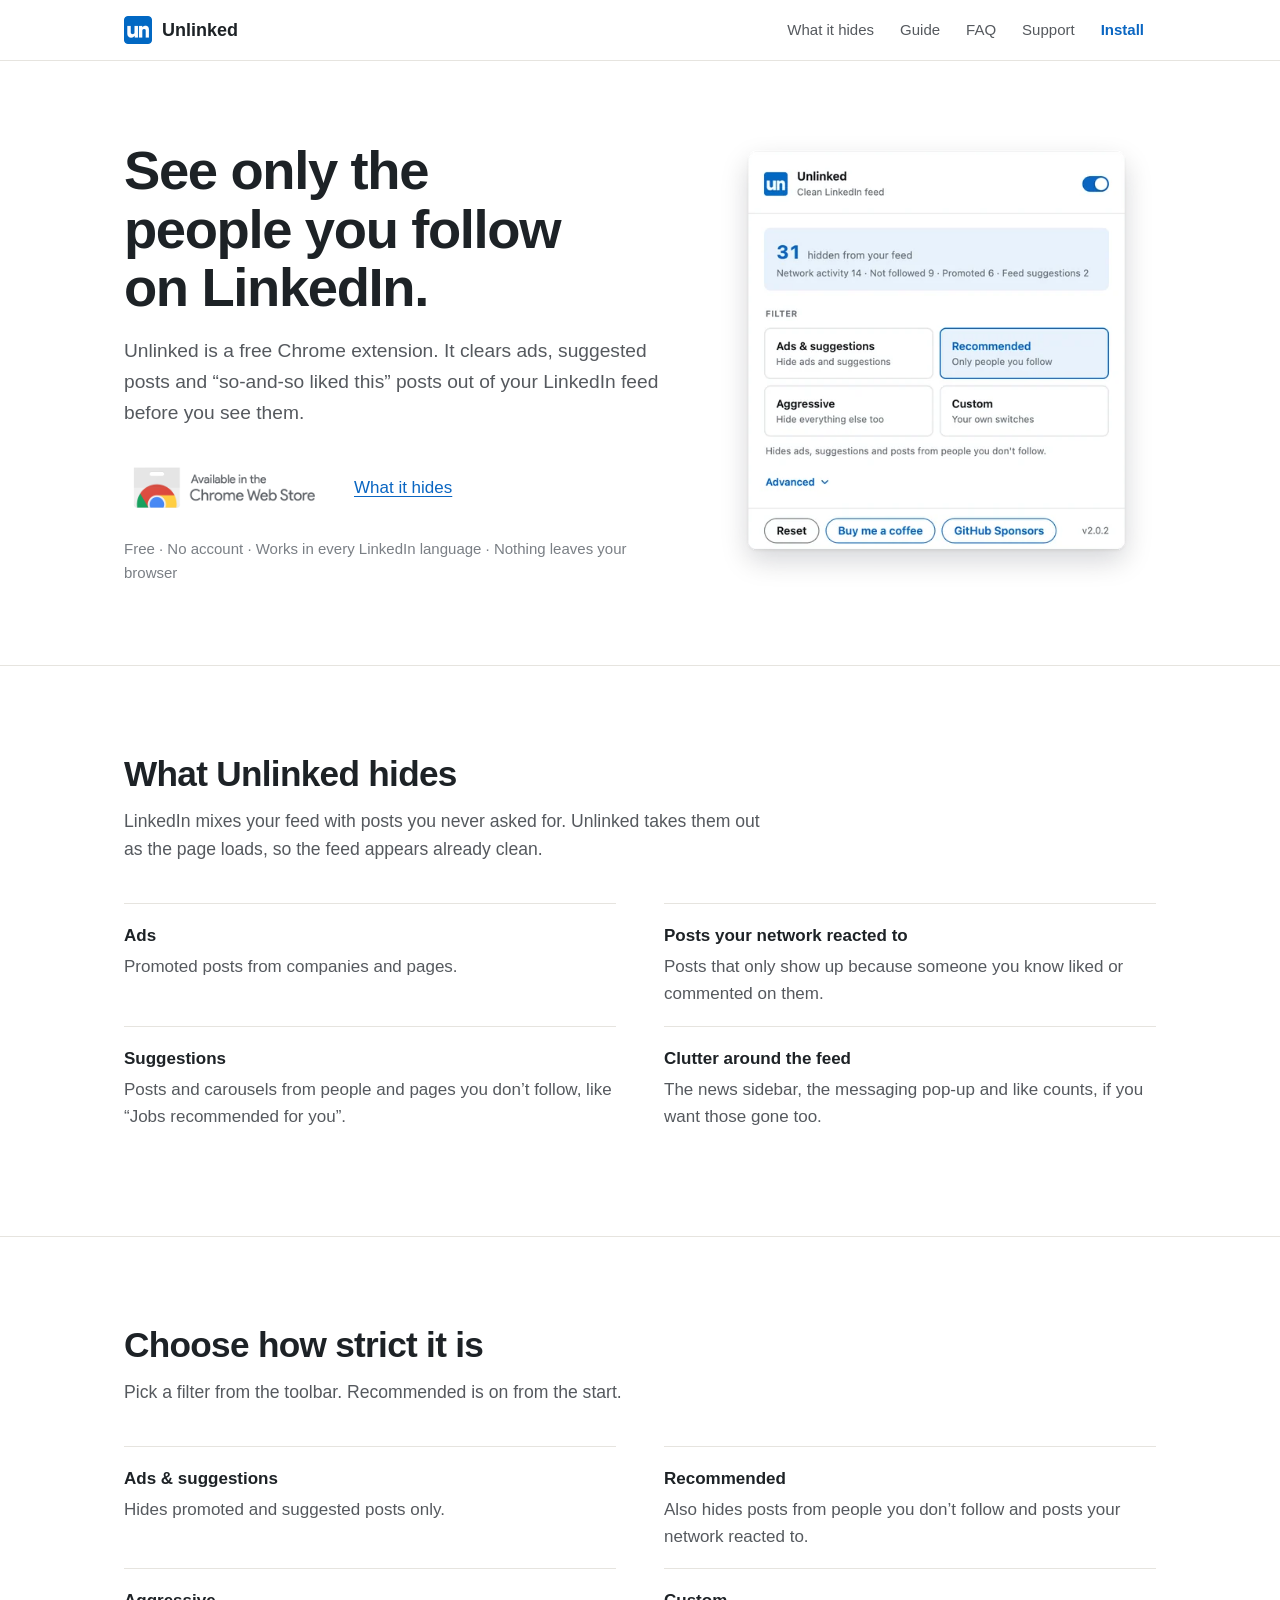
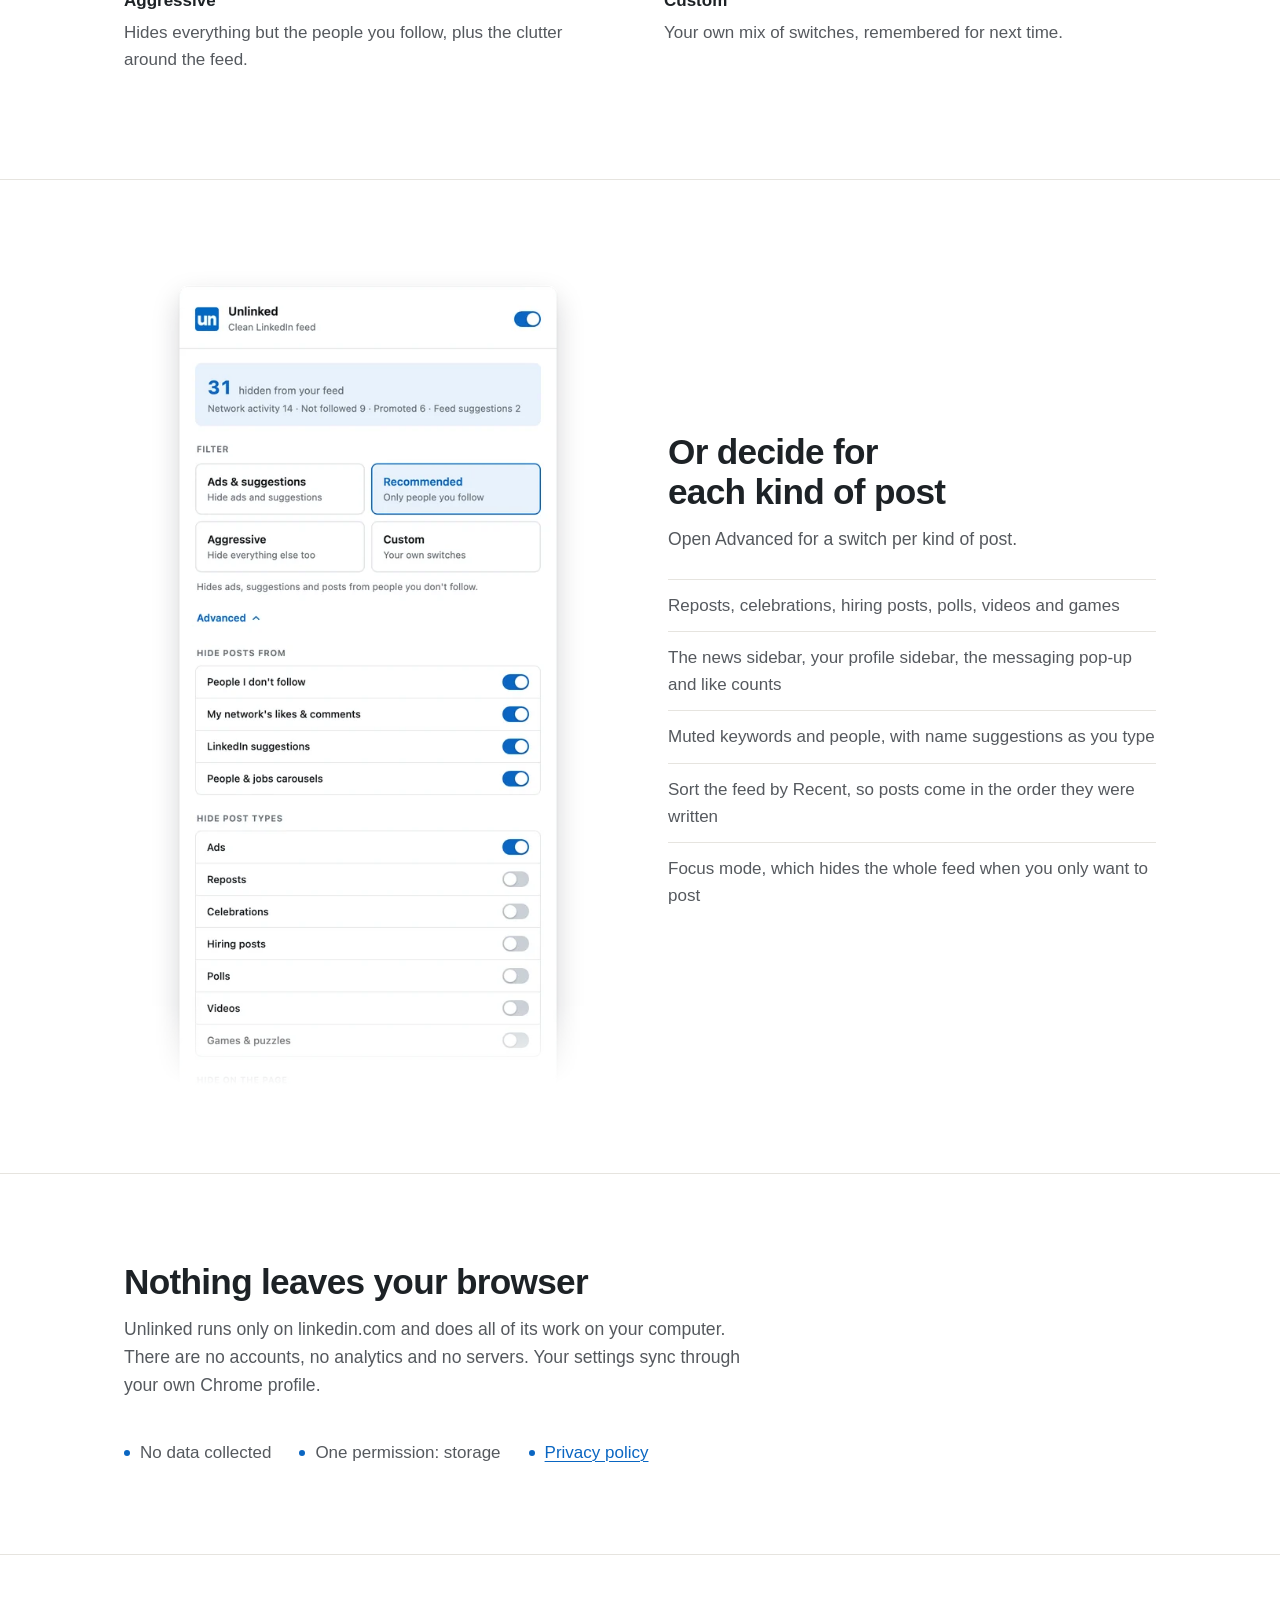
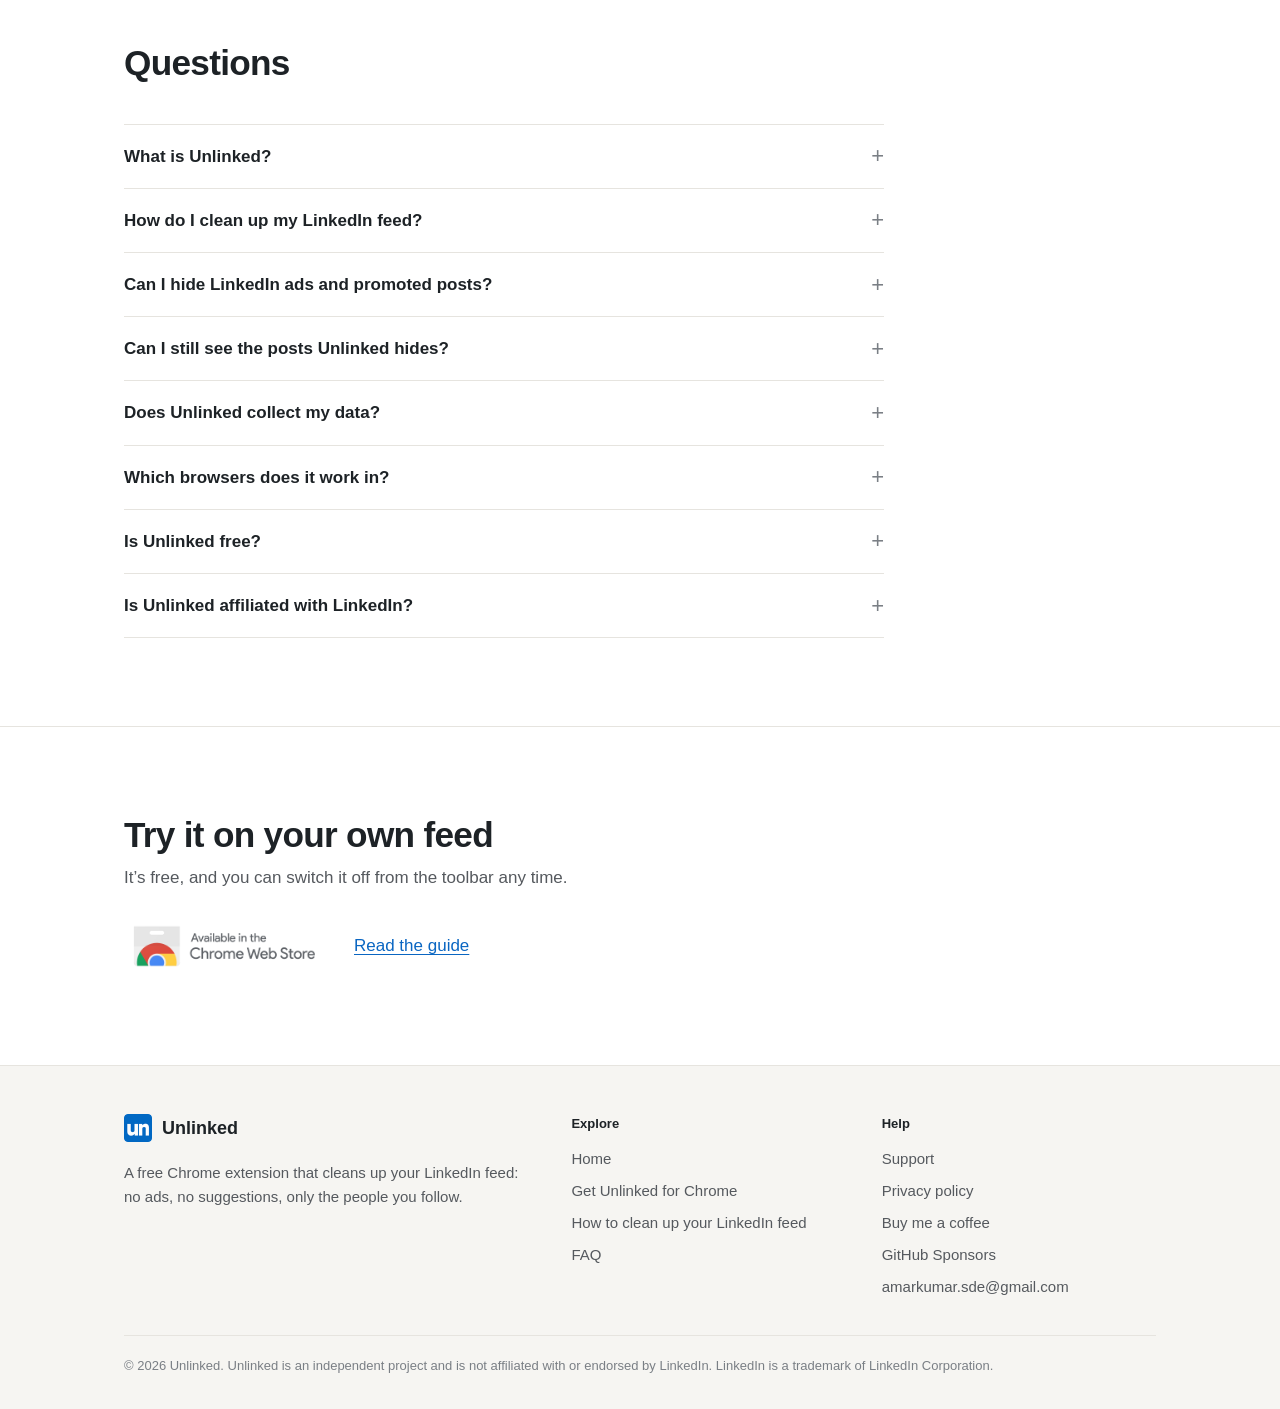
<file: index.html>
<!doctype html>
<html lang="en">
<head>
<meta charset="utf-8">
<meta name="viewport" content="width=device-width,initial-scale=1">
<title>Unlinked: Clean LinkedIn Feed – Hide Ads &amp; Suggested Posts</title>
<meta name="description" content="Unlinked is a free Chrome extension that cleans your LinkedIn feed: hide ads, suggested and “liked by” posts and see only the people you follow.">
<meta name="robots" content="index,follow,max-image-preview:large,max-snippet:-1">
<link rel="canonical" href="https://unlinked.store/">
<meta name="color-scheme" content="light">
<meta name="theme-color" content="#ffffff">
<link rel="icon" href="/favicon.ico" sizes="48x48">
<link rel="icon" type="image/png" sizes="192x192" href="/icon-192.png">
<link rel="apple-touch-icon" href="/apple-touch-icon.png">
<meta name="application-name" content="Unlinked">
<meta name="apple-mobile-web-app-title" content="Unlinked">
<meta property="og:type" content="website">
<meta property="og:site_name" content="Unlinked">
<meta property="og:locale" content="en_US">
<meta property="og:title" content="Unlinked: Clean LinkedIn Feed – Hide Ads &amp; Suggested Posts">
<meta property="og:description" content="Unlinked is a free Chrome extension that cleans your LinkedIn feed: hide ads, suggested and “liked by” posts and see only the people you follow.">
<meta property="og:url" content="https://unlinked.store/">
<meta property="og:image" content="https://unlinked.store/assets/og-image.jpg">
<meta property="og:image:width" content="1200">
<meta property="og:image:height" content="630">
<meta property="og:image:alt" content="The Unlinked popup next to the headline: See only the people you follow on LinkedIn.">
<meta name="twitter:card" content="summary_large_image">
<meta name="twitter:title" content="Unlinked: Clean LinkedIn Feed – Hide Ads &amp; Suggested Posts">
<meta name="twitter:description" content="Unlinked is a free Chrome extension that cleans your LinkedIn feed: hide ads, suggested and “liked by” posts and see only the people you follow.">
<meta name="twitter:image" content="https://unlinked.store/assets/og-image.jpg">
<meta name="twitter:image:alt" content="The Unlinked popup next to the headline: See only the people you follow on LinkedIn.">
<link rel="stylesheet" href="/assets/site.css?v=6">
<script type="application/ld+json">{"@context":"https://schema.org","@graph":[{"@type":"WebSite","@id":"https://unlinked.store/#website","url":"https://unlinked.store/","name":"Unlinked","inLanguage":"en","description":"A free Chrome extension that cleans up your LinkedIn feed."},{"@type":"SoftwareApplication","@id":"https://unlinked.store/#app","name":"Unlinked - Clean LinkedIn Feed","url":"https://unlinked.store/","applicationCategory":"BrowserApplication","operatingSystem":"Chrome","description":"Clean up your LinkedIn feed: see posts from people you follow, without promoted, suggested and other noise.","image":"https://unlinked.store/assets/og-image.jpg","isAccessibleForFree":true,"offers":{"@type":"Offer","price":"0","priceCurrency":"USD"},"installUrl":"https://chromewebstore.google.com/detail/unlinked-clean-linkedin-f/mgeelmoeppnfccegklclehplkkicmcca","downloadUrl":"https://chromewebstore.google.com/detail/unlinked-clean-linkedin-f/mgeelmoeppnfccegklclehplkkicmcca","sameAs":["https://chromewebstore.google.com/detail/unlinked-clean-linkedin-f/mgeelmoeppnfccegklclehplkkicmcca"]},{"@type":"FAQPage","@id":"https://unlinked.store/#faq","mainEntity":[{"@type":"Question","name":"What is Unlinked?","acceptedAnswer":{"@type":"Answer","text":"Unlinked is a free Chrome extension that cleans up your LinkedIn home feed. It hides promoted posts, suggested posts, “liked by” and “commented on” activity and other filler, so the feed shows posts from the people and pages you follow."}},{"@type":"Question","name":"How do I clean up my LinkedIn feed?","acceptedAnswer":{"@type":"Answer","text":"Install Unlinked, open linkedin.com and pick a filter from the toolbar popup. Recommended keeps posts from people you follow, Ads & suggestions is lighter, and Aggressive hides everything else. Under Advanced you can switch individual items on or off."}},{"@type":"Question","name":"Can I hide LinkedIn ads and promoted posts?","acceptedAnswer":{"@type":"Answer","text":"Yes. The Ads & suggestions filter hides promoted posts and LinkedIn’s suggestions, and you can switch ads and suggestions off separately under Advanced."}},{"@type":"Question","name":"Can I still see the posts Unlinked hides?","acceptedAnswer":{"@type":"Answer","text":"Yes. Turn Unlinked off at any time with the switch at the top of the popup. Or, under Advanced, turn on “Show a line where posts were hidden” to get a thin “N posts hidden” line you can click to bring them back."}},{"@type":"Question","name":"Does Unlinked collect my data?","acceptedAnswer":{"@type":"Answer","text":"No. Unlinked runs only on linkedin.com, works entirely in your browser and sends no data anywhere. Your settings are saved with Chrome sync, and recently seen author names used for muted-people suggestions stay on your device."}},{"@type":"Question","name":"Which browsers does it work in?","acceptedAnswer":{"@type":"Answer","text":"Unlinked is built for Chrome on desktop. Other Chromium-based browsers such as Edge and Brave can usually install Chrome Web Store extensions, but Chrome is the supported browser."}},{"@type":"Question","name":"Is Unlinked free?","acceptedAnswer":{"@type":"Answer","text":"Yes, it is free to use. If you find it useful, you can support the project by buying me a coffee or through GitHub Sponsors."}},{"@type":"Question","name":"Is Unlinked affiliated with LinkedIn?","acceptedAnswer":{"@type":"Answer","text":"No. Unlinked is an independent project and is not affiliated with or endorsed by LinkedIn."}}]}]}</script>
</head>
<body>
<a class="skip" href="#main">Skip to content</a>
<header class="site-header">
<div class="wrap">
<a class="brand" href="/"><img src="/assets/icon-48.png" width="32" height="32" alt="">Unlinked</a>
<button class="menu-btn" type="button" aria-expanded="false" aria-controls="site-nav" aria-label="Menu"><svg class="i-open" width="24" height="24" viewBox="0 0 24 24" fill="none" stroke="currentColor" stroke-width="2" stroke-linecap="round" stroke-linejoin="round" aria-hidden="true" focusable="false"><line x1="3" y1="6" x2="21" y2="6"/><line x1="3" y1="12" x2="21" y2="12"/><line x1="3" y1="18" x2="21" y2="18"/></svg><svg class="i-close" width="24" height="24" viewBox="0 0 24 24" fill="none" stroke="currentColor" stroke-width="2" stroke-linecap="round" stroke-linejoin="round" aria-hidden="true" focusable="false"><line x1="18" y1="6" x2="6" y2="18"/><line x1="6" y1="6" x2="18" y2="18"/></svg></button>
<nav class="nav" id="site-nav" aria-label="Main"><a href="/#hides">What it hides</a><a href="/clean-linkedin-feed/">Guide</a><a href="/#faq">FAQ</a><a href="/support/">Support</a><a href="/store/" class="nav-cta">Install</a></nav>
</div>
</header>
<script>(function(){var h=document.querySelector('.site-header'),b=h.querySelector('.menu-btn');h.classList.add('js');function set(o){h.classList.toggle('open',o);b.setAttribute('aria-expanded',o)}b.addEventListener('click',function(){set(!h.classList.contains('open'))});h.querySelector('.nav').addEventListener('click',function(e){if(e.target.closest('a'))set(false)});document.addEventListener('keydown',function(e){if(e.key==='Escape'&&h.classList.contains('open')){set(false);b.focus()}})})();</script>
<main id="main">

<section class="hero">
<div class="wrap hero-grid">
<div class="hero-copy">
<h1>See only the people you follow on LinkedIn.</h1>
<p class="lede">Unlinked is a free Chrome extension. It clears ads, suggested posts and &ldquo;so-and-so liked this&rdquo; posts out of your LinkedIn feed before you see them.</p>
<div class="cta"><a class="store-badge" href="https://chromewebstore.google.com/detail/unlinked-clean-linkedin-f/mgeelmoeppnfccegklclehplkkicmcca" rel="noopener"><img src="/assets/chrome-web-store.png" width="206" height="62" alt="Available in the Chrome Web Store"></a><a href="#hides">What it hides</a></div>
<p class="fine">Free &middot; No account &middot; Works in every LinkedIn language &middot; Nothing leaves your browser</p>
</div>
<div class="hero-shot">
<img src="/assets/popup-560.webp" srcset="/assets/popup-560.webp 560w, /assets/popup-1120.webp 1120w" sizes="(max-width: 900px) 92vw, 460px" width="560" height="587" alt="The Unlinked popup: 31 posts hidden and four filters, with Recommended selected" fetchpriority="high">
</div>
</div>
</section>

<section id="hides">
<div class="wrap">
<div class="sec-head">
<h2>What Unlinked hides</h2>
<p>LinkedIn mixes your feed with posts you never asked for. Unlinked takes them out as the page loads, so the feed appears already clean.</p>
</div>
<dl class="hides">
<div><dt>Ads</dt><dd>Promoted posts from companies and pages.</dd></div>
<div><dt>Posts your network reacted to</dt><dd>Posts that only show up because someone you know liked or commented on them.</dd></div>
<div><dt>Suggestions</dt><dd>Posts and carousels from people and pages you don&rsquo;t follow, like &ldquo;Jobs recommended for you&rdquo;.</dd></div>
<div><dt>Clutter around the feed</dt><dd>The news sidebar, the messaging pop-up and like counts, if you want those gone too.</dd></div>
</dl>
</div>
</section>

<section id="filters">
<div class="wrap">
<div class="sec-head">
<h2>Choose how strict it is</h2>
<p>Pick a filter from the toolbar. Recommended is on from the start.</p>
</div>
<dl class="hides">
<div><dt>Ads &amp; suggestions</dt><dd>Hides promoted and suggested posts only.</dd></div>
<div><dt>Recommended</dt><dd>Also hides posts from people you don&rsquo;t follow and posts your network reacted to.</dd></div>
<div><dt>Aggressive</dt><dd>Hides everything but the people you follow, plus the clutter around the feed.</dd></div>
<div><dt>Custom</dt><dd>Your own mix of switches, remembered for next time.</dd></div>
</dl>
</div>
</section>

<section id="advanced">
<div class="wrap split rev">
<div class="media">
<img src="/assets/popup-advanced-560.webp" srcset="/assets/popup-advanced-560.webp 560w, /assets/popup-advanced-1120.webp 1120w" sizes="(max-width: 900px) 92vw, 440px" width="560" height="1040" alt="Unlinked&#x27;s advanced settings, with a switch for each kind of post and page element" loading="lazy">
</div>
<div class="copy">
<h2>Or decide for each kind of post</h2>
<p class="sub">Open Advanced for a switch per kind of post.</p>
<ul class="plain">
<li>Reposts, celebrations, hiring posts, polls, videos and games</li>
<li>The news sidebar, your profile sidebar, the messaging pop-up and like counts</li>
<li>Muted keywords and people, with name suggestions as you type</li>
<li>Sort the feed by Recent, so posts come in the order they were written</li>
<li>Focus mode, which hides the whole feed when you only want to post</li>
</ul>
</div>
</div>
</section>

<section id="privacy">
<div class="wrap">
<div class="sec-head">
<h2>Nothing leaves your browser</h2>
<p>Unlinked runs only on linkedin.com and does all of its work on your computer. There are no accounts, no analytics and no servers. Your settings sync through your own Chrome profile.</p>
</div>
<ul class="facts-line">
<li>No data collected</li>
<li>One permission: storage</li>
<li><a href="/privacy/">Privacy policy</a></li>
</ul>
</div>
</section>

<section id="faq">
<div class="wrap">
<div class="sec-head">
<h2>Questions</h2>
</div>
<div class="faq">
<details><summary>What is Unlinked?</summary><p>Unlinked is a free Chrome extension that cleans up your LinkedIn home feed. It hides promoted posts, suggested posts, “liked by” and “commented on” activity and other filler, so the feed shows posts from the people and pages you follow.</p></details>
<details><summary>How do I clean up my LinkedIn feed?</summary><p>Install Unlinked, open linkedin.com and pick a filter from the toolbar popup. Recommended keeps posts from people you follow, Ads &amp; suggestions is lighter, and Aggressive hides everything else. Under Advanced you can switch individual items on or off. Read the <a href="/clean-linkedin-feed/">full guide to cleaning up your LinkedIn feed</a>.</p></details>
<details><summary>Can I hide LinkedIn ads and promoted posts?</summary><p>Yes. The Ads &amp; suggestions filter hides promoted posts and LinkedIn’s suggestions, and you can switch ads and suggestions off separately under Advanced.</p></details>
<details><summary>Can I still see the posts Unlinked hides?</summary><p>Yes. Turn Unlinked off at any time with the switch at the top of the popup. Or, under Advanced, turn on “Show a line where posts were hidden” to get a thin “N posts hidden” line you can click to bring them back.</p></details>
<details><summary>Does Unlinked collect my data?</summary><p>No. Unlinked runs only on linkedin.com, works entirely in your browser and sends no data anywhere. Your settings are saved with Chrome sync, and recently seen author names used for muted-people suggestions stay on your device. See the <a href="/privacy/">privacy policy</a>.</p></details>
<details><summary>Which browsers does it work in?</summary><p>Unlinked is built for Chrome on desktop. Other Chromium-based browsers such as Edge and Brave can usually install Chrome Web Store extensions, but Chrome is the supported browser.</p></details>
<details><summary>Is Unlinked free?</summary><p>Yes, it is free to use. If you find it useful, you can support the project by <a href="https://buymeacoffee.com/amarxkumar" rel="noopener">buying me a coffee</a> or through <a href="https://github.com/sponsors/amarkum" rel="noopener">GitHub Sponsors</a>.</p></details>
<details><summary>Is Unlinked affiliated with LinkedIn?</summary><p>No. Unlinked is an independent project and is not affiliated with or endorsed by LinkedIn.</p></details>
</div>
</div>
</section>

<section class="final">
<div class="wrap">
<h2>Try it on your own feed</h2>
<p>It&rsquo;s free, and you can switch it off from the toolbar any time.</p>
<div class="cta"><a class="store-badge" href="https://chromewebstore.google.com/detail/unlinked-clean-linkedin-f/mgeelmoeppnfccegklclehplkkicmcca" rel="noopener"><img src="/assets/chrome-web-store.png" width="206" height="62" alt="Available in the Chrome Web Store"></a><a href="/clean-linkedin-feed/">Read the guide</a></div>
</div>
</section>

</main>
<footer class="site-footer">
<div class="wrap">
<div class="foot">
<div>
<a class="brand" href="/"><img src="/assets/icon-48.png" width="32" height="32" alt="">Unlinked</a>
<p class="foot-about">A free Chrome extension that cleans up your LinkedIn feed: no ads, no suggestions, only the people you follow.</p>
</div>
<div>
<h4>Explore</h4>
<ul>
<li><a href="/">Home</a></li>
<li><a href="/store/">Get Unlinked for Chrome</a></li>
<li><a href="/clean-linkedin-feed/">How to clean up your LinkedIn feed</a></li>
<li><a href="/#faq">FAQ</a></li>
</ul>
</div>
<div>
<h4>Help</h4>
<ul>
<li><a href="/support/">Support</a></li>
<li><a href="/privacy/">Privacy policy</a></li>
<li><a href="https://buymeacoffee.com/amarxkumar" rel="noopener">Buy me a coffee</a></li>
<li><a href="https://github.com/sponsors/amarkum" rel="noopener">GitHub Sponsors</a></li>
<li><a href="mailto:amarkumar.sde@gmail.com">amarkumar.sde@gmail.com</a></li>
</ul>
</div>
</div>
<p class="legal">&copy; 2026 Unlinked. Unlinked is an independent project and is not affiliated with or endorsed by LinkedIn. LinkedIn is a trademark of LinkedIn Corporation.</p>
</div>
</footer>
</body>
</html>
</file>
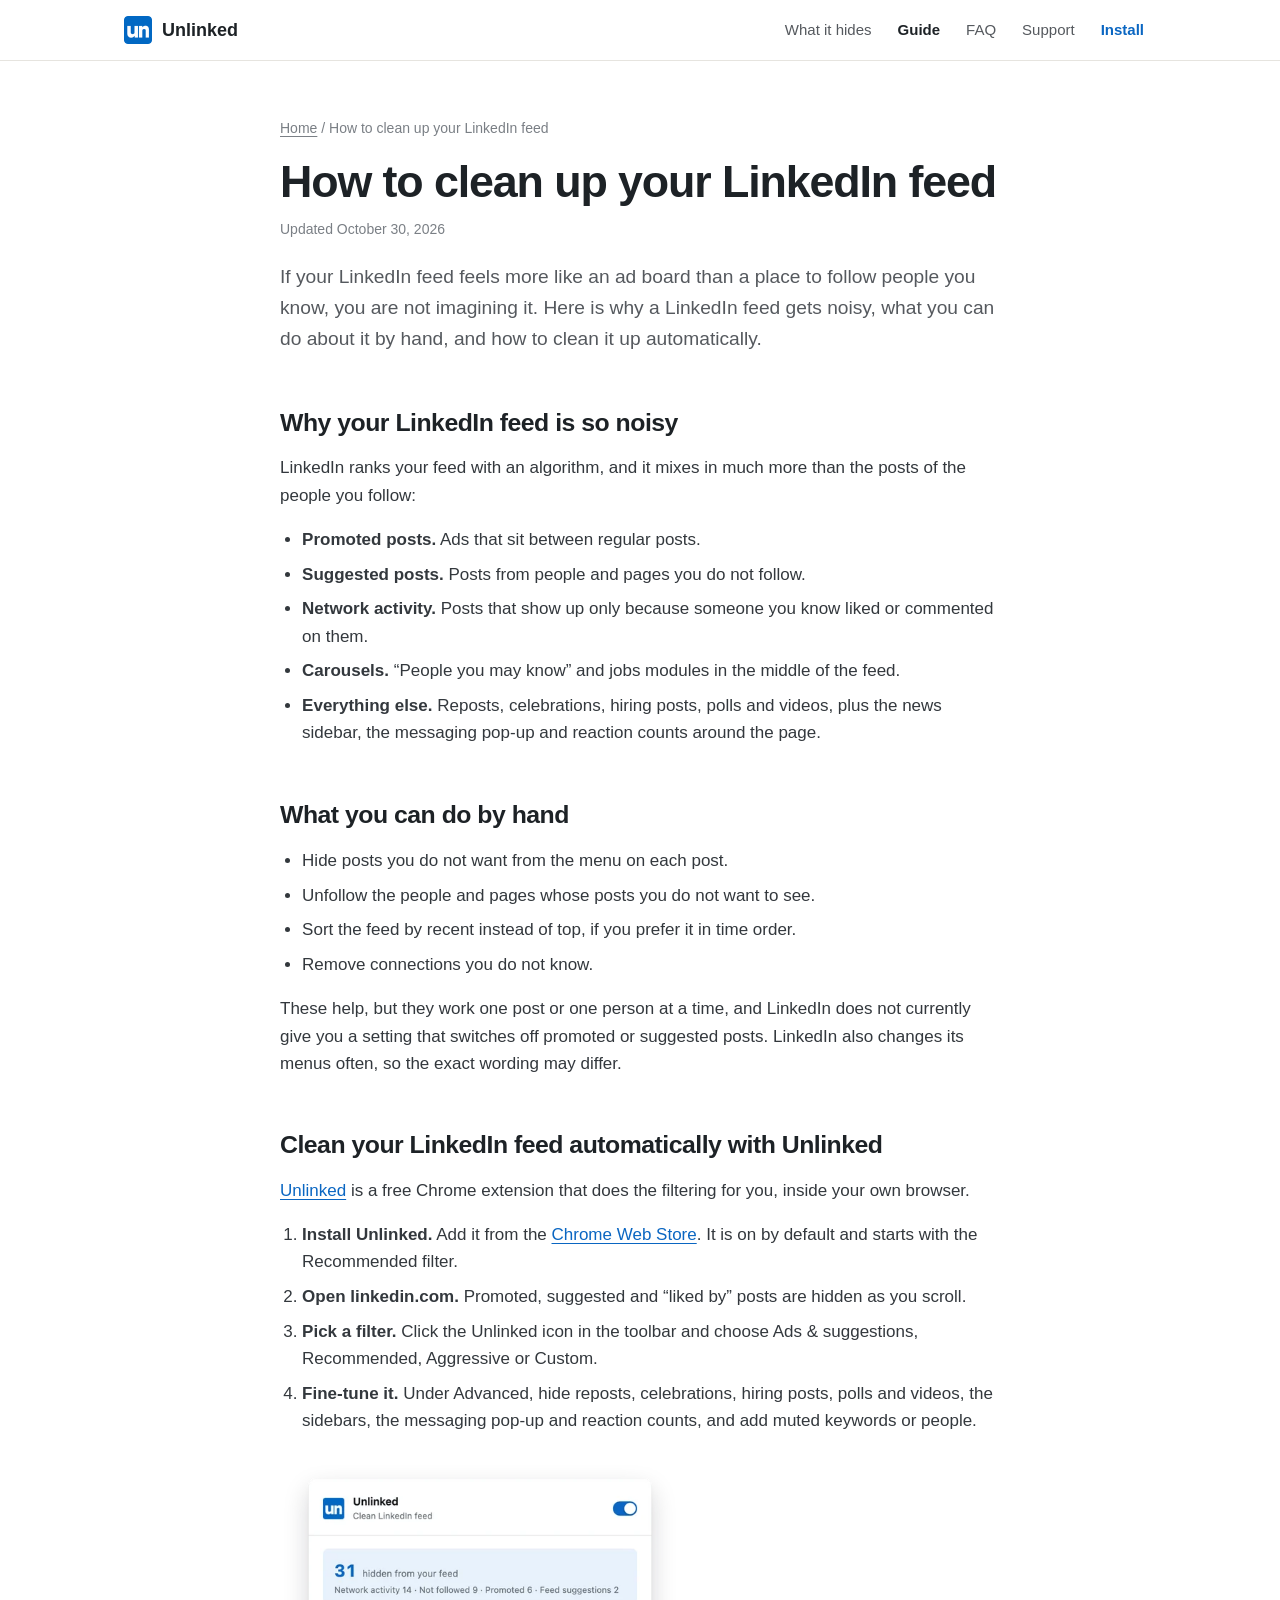
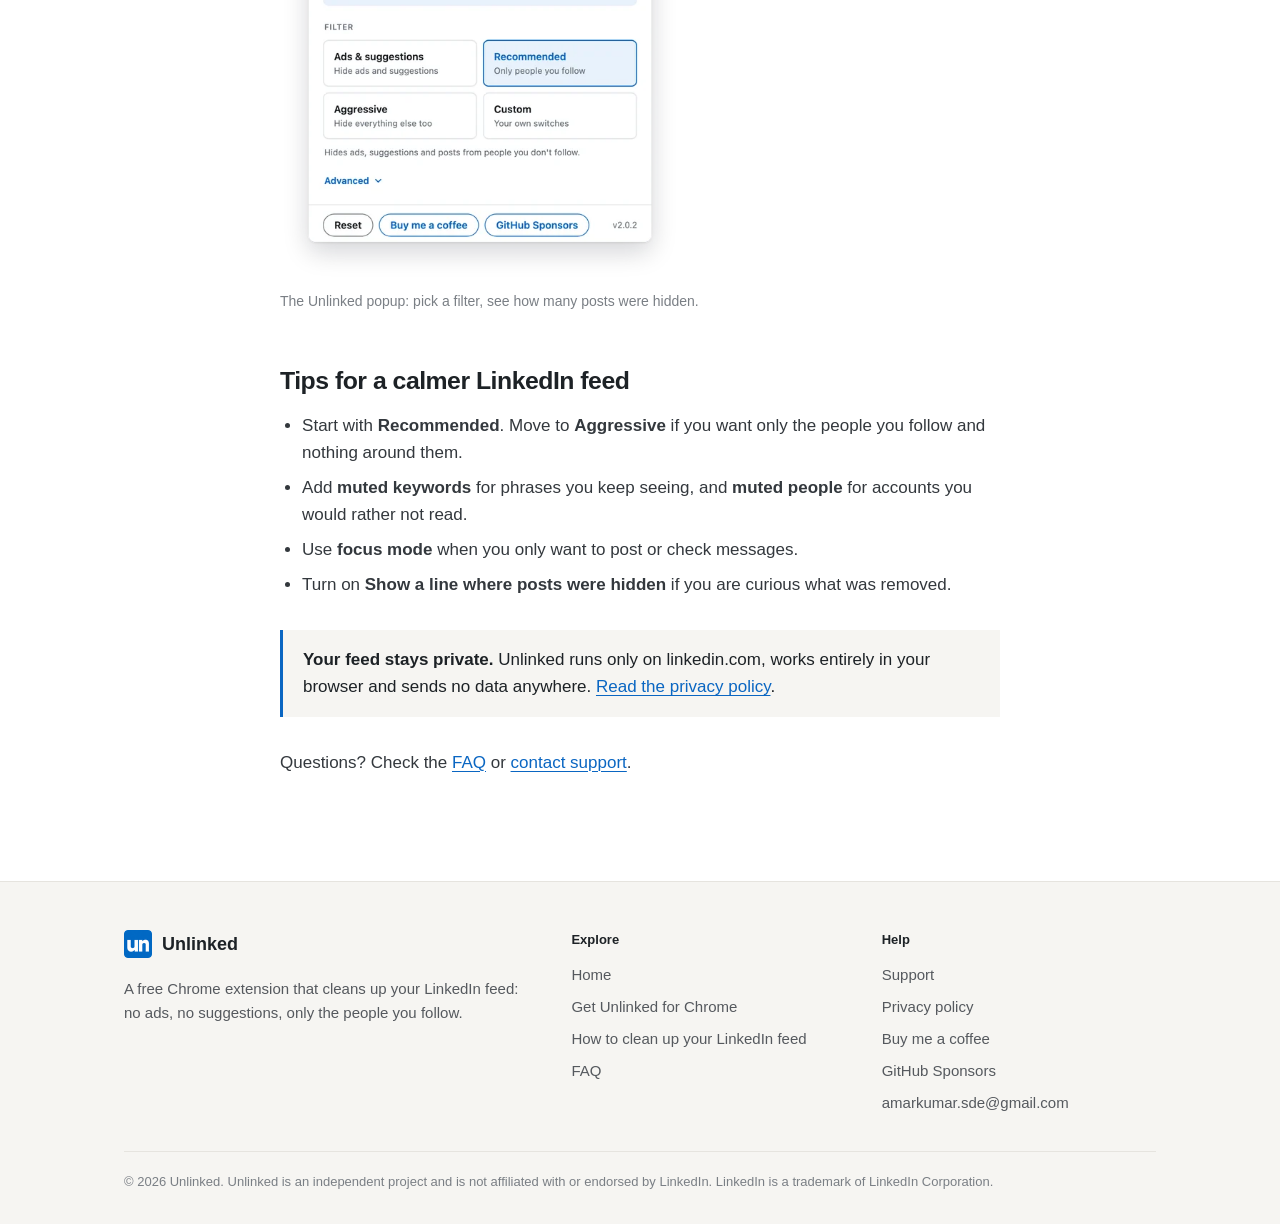
<file: clean-linkedin-feed/index.html>
<!doctype html>
<html lang="en">
<head>
<meta charset="utf-8">
<meta name="viewport" content="width=device-width,initial-scale=1">
<title>How to Clean Up Your LinkedIn Feed (Hide Ads &amp; Suggestions)</title>
<meta name="description" content="Why your LinkedIn feed is so noisy and how to clean it up: hide promoted posts, suggestions, “liked by” posts and more, by hand or automatically.">
<meta name="robots" content="index,follow,max-image-preview:large,max-snippet:-1">
<link rel="canonical" href="https://unlinked.store/clean-linkedin-feed/">
<meta name="color-scheme" content="light">
<meta name="theme-color" content="#ffffff">
<link rel="icon" href="/favicon.ico" sizes="48x48">
<link rel="icon" type="image/png" sizes="192x192" href="/icon-192.png">
<link rel="apple-touch-icon" href="/apple-touch-icon.png">
<meta name="application-name" content="Unlinked">
<meta name="apple-mobile-web-app-title" content="Unlinked">
<meta property="og:type" content="article">
<meta property="og:site_name" content="Unlinked">
<meta property="og:locale" content="en_US">
<meta property="og:title" content="How to Clean Up Your LinkedIn Feed (Hide Ads &amp; Suggestions)">
<meta property="og:description" content="Why your LinkedIn feed is so noisy and how to clean it up: hide promoted posts, suggestions, “liked by” posts and more, by hand or automatically.">
<meta property="og:url" content="https://unlinked.store/clean-linkedin-feed/">
<meta property="og:image" content="https://unlinked.store/assets/og-image.jpg">
<meta property="og:image:width" content="1200">
<meta property="og:image:height" content="630">
<meta property="og:image:alt" content="The Unlinked popup next to the headline: See only the people you follow on LinkedIn.">
<meta name="twitter:card" content="summary_large_image">
<meta name="twitter:title" content="How to Clean Up Your LinkedIn Feed (Hide Ads &amp; Suggestions)">
<meta name="twitter:description" content="Why your LinkedIn feed is so noisy and how to clean it up: hide promoted posts, suggestions, “liked by” posts and more, by hand or automatically.">
<meta name="twitter:image" content="https://unlinked.store/assets/og-image.jpg">
<meta name="twitter:image:alt" content="The Unlinked popup next to the headline: See only the people you follow on LinkedIn.">
<link rel="stylesheet" href="/assets/site.css?v=6">
<script type="application/ld+json">{"@context":"https://schema.org","@graph":[{"@type":"Article","@id":"https://unlinked.store/clean-linkedin-feed/#article","headline":"How to clean up your LinkedIn feed","description":"Why your LinkedIn feed is so noisy and how to clean it up: hide promoted posts, suggestions, “liked by” posts and more, by hand or automatically.","image":"https://unlinked.store/assets/og-image.jpg","datePublished":"2026-10-30","dateModified":"2026-10-31","inLanguage":"en","mainEntityOfPage":"https://unlinked.store/clean-linkedin-feed/","author":{"@type":"Organization","name":"Unlinked","url":"https://unlinked.store/"},"publisher":{"@type":"Organization","name":"Unlinked","url":"https://unlinked.store/","logo":{"@type":"ImageObject","url":"https://unlinked.store/icon-192.png"}}},{"@type":"BreadcrumbList","itemListElement":[{"@type":"ListItem","position":1,"name":"Home","item":"https://unlinked.store/"},{"@type":"ListItem","position":2,"name":"How to clean up your LinkedIn feed","item":"https://unlinked.store/clean-linkedin-feed/"}]}]}</script>
</head>
<body>
<a class="skip" href="#main">Skip to content</a>
<header class="site-header">
<div class="wrap">
<a class="brand" href="/"><img src="/assets/icon-48.png" width="32" height="32" alt="">Unlinked</a>
<button class="menu-btn" type="button" aria-expanded="false" aria-controls="site-nav" aria-label="Menu"><svg class="i-open" width="24" height="24" viewBox="0 0 24 24" fill="none" stroke="currentColor" stroke-width="2" stroke-linecap="round" stroke-linejoin="round" aria-hidden="true" focusable="false"><line x1="3" y1="6" x2="21" y2="6"/><line x1="3" y1="12" x2="21" y2="12"/><line x1="3" y1="18" x2="21" y2="18"/></svg><svg class="i-close" width="24" height="24" viewBox="0 0 24 24" fill="none" stroke="currentColor" stroke-width="2" stroke-linecap="round" stroke-linejoin="round" aria-hidden="true" focusable="false"><line x1="18" y1="6" x2="6" y2="18"/><line x1="6" y1="6" x2="18" y2="18"/></svg></button>
<nav class="nav" id="site-nav" aria-label="Main"><a href="/#hides">What it hides</a><a href="/clean-linkedin-feed/" aria-current="page">Guide</a><a href="/#faq">FAQ</a><a href="/support/">Support</a><a href="/store/" class="nav-cta">Install</a></nav>
</div>
</header>
<script>(function(){var h=document.querySelector('.site-header'),b=h.querySelector('.menu-btn');h.classList.add('js');function set(o){h.classList.toggle('open',o);b.setAttribute('aria-expanded',o)}b.addEventListener('click',function(){set(!h.classList.contains('open'))});h.querySelector('.nav').addEventListener('click',function(e){if(e.target.closest('a'))set(false)});document.addEventListener('keydown',function(e){if(e.key==='Escape'&&h.classList.contains('open')){set(false);b.focus()}})})();</script>
<main id="main" class="page">
<div class="wrap">
<article class="prose">
<nav class="crumbs" aria-label="Breadcrumb"><a href="/">Home</a> <span aria-hidden="true">/</span> <span>How to clean up your LinkedIn feed</span></nav>
<h1>How to clean up your LinkedIn feed</h1>
<p class="meta">Updated October 30, 2026</p>
<p class="lead">If your LinkedIn feed feels more like an ad board than a place to follow people you know, you are not imagining it. Here is why a LinkedIn feed gets noisy, what you can do about it by hand, and how to clean it up automatically.</p>

<h2>Why your LinkedIn feed is so noisy</h2>
<p>LinkedIn ranks your feed with an algorithm, and it mixes in much more than the posts of the people you follow:</p>
<ul>
<li><b>Promoted posts.</b> Ads that sit between regular posts.</li>
<li><b>Suggested posts.</b> Posts from people and pages you do not follow.</li>
<li><b>Network activity.</b> Posts that show up only because someone you know liked or commented on them.</li>
<li><b>Carousels.</b> &ldquo;People you may know&rdquo; and jobs modules in the middle of the feed.</li>
<li><b>Everything else.</b> Reposts, celebrations, hiring posts, polls and videos, plus the news sidebar, the messaging pop-up and reaction counts around the page.</li>
</ul>

<h2>What you can do by hand</h2>
<ul>
<li>Hide posts you do not want from the menu on each post.</li>
<li>Unfollow the people and pages whose posts you do not want to see.</li>
<li>Sort the feed by recent instead of top, if you prefer it in time order.</li>
<li>Remove connections you do not know.</li>
</ul>
<p>These help, but they work one post or one person at a time, and LinkedIn does not currently give you a setting that switches off promoted or suggested posts. LinkedIn also changes its menus often, so the exact wording may differ.</p>

<h2>Clean your LinkedIn feed automatically with Unlinked</h2>
<p><a href="/">Unlinked</a> is a free Chrome extension that does the filtering for you, inside your own browser.</p>
<ol>
<li><b>Install Unlinked.</b> Add it from the <a href="https://chromewebstore.google.com/detail/unlinked-clean-linkedin-f/mgeelmoeppnfccegklclehplkkicmcca" rel="noopener">Chrome Web Store</a>. It is on by default and starts with the Recommended filter.</li>
<li><b>Open linkedin.com.</b> Promoted, suggested and &ldquo;liked by&rdquo; posts are hidden as you scroll.</li>
<li><b>Pick a filter.</b> Click the Unlinked icon in the toolbar and choose Ads &amp; suggestions, Recommended, Aggressive or Custom.</li>
<li><b>Fine-tune it.</b> Under Advanced, hide reposts, celebrations, hiring posts, polls and videos, the sidebars, the messaging pop-up and reaction counts, and add muted keywords or people.</li>
</ol>
<figure class="fig">
<img src="/assets/popup-560.webp" srcset="/assets/popup-560.webp 560w, /assets/popup-1120.webp 1120w" sizes="(max-width: 600px) 92vw, 400px" width="560" height="587" alt="Unlinked popup with filters for cleaning up the LinkedIn feed" loading="lazy">
<figcaption>The Unlinked popup: pick a filter, see how many posts were hidden.</figcaption>
</figure>

<h2>Tips for a calmer LinkedIn feed</h2>
<ul>
<li>Start with <b>Recommended</b>. Move to <b>Aggressive</b> if you want only the people you follow and nothing around them.</li>
<li>Add <b>muted keywords</b> for phrases you keep seeing, and <b>muted people</b> for accounts you would rather not read.</li>
<li>Use <b>focus mode</b> when you only want to post or check messages.</li>
<li>Turn on <b>Show a line where posts were hidden</b> if you are curious what was removed.</li>
</ul>

<div class="callout">
<b>Your feed stays private.</b> Unlinked runs only on linkedin.com, works entirely in your browser and sends no data anywhere. <a href="/privacy/">Read the privacy policy</a>.
</div>

<p>Questions? Check the <a href="/#faq">FAQ</a> or <a href="/support/">contact support</a>.</p>
</article>
</div>
</main>
<footer class="site-footer">
<div class="wrap">
<div class="foot">
<div>
<a class="brand" href="/"><img src="/assets/icon-48.png" width="32" height="32" alt="">Unlinked</a>
<p class="foot-about">A free Chrome extension that cleans up your LinkedIn feed: no ads, no suggestions, only the people you follow.</p>
</div>
<div>
<h4>Explore</h4>
<ul>
<li><a href="/">Home</a></li>
<li><a href="/store/">Get Unlinked for Chrome</a></li>
<li><a href="/clean-linkedin-feed/">How to clean up your LinkedIn feed</a></li>
<li><a href="/#faq">FAQ</a></li>
</ul>
</div>
<div>
<h4>Help</h4>
<ul>
<li><a href="/support/">Support</a></li>
<li><a href="/privacy/">Privacy policy</a></li>
<li><a href="https://buymeacoffee.com/amarxkumar" rel="noopener">Buy me a coffee</a></li>
<li><a href="https://github.com/sponsors/amarkum" rel="noopener">GitHub Sponsors</a></li>
<li><a href="mailto:amarkumar.sde@gmail.com">amarkumar.sde@gmail.com</a></li>
</ul>
</div>
</div>
<p class="legal">&copy; 2026 Unlinked. Unlinked is an independent project and is not affiliated with or endorsed by LinkedIn. LinkedIn is a trademark of LinkedIn Corporation.</p>
</div>
</footer>
</body>
</html>
</file>
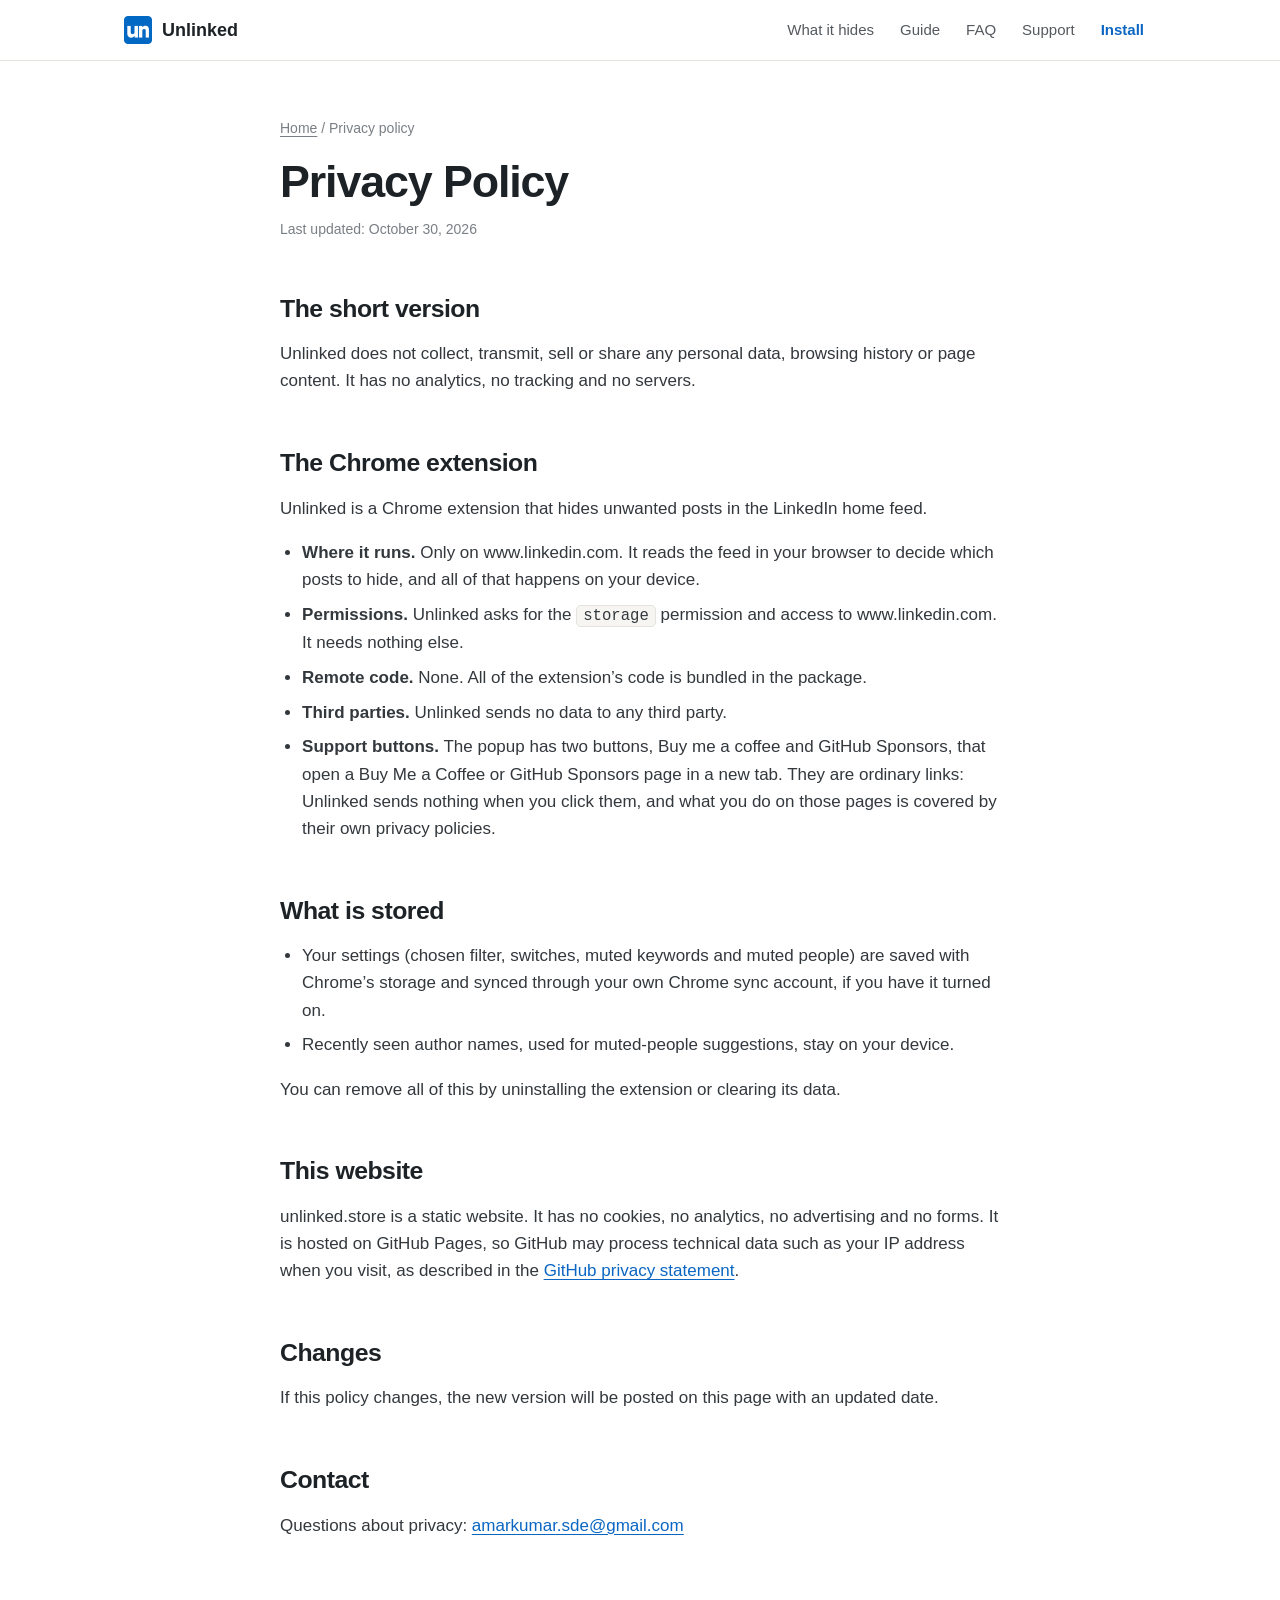
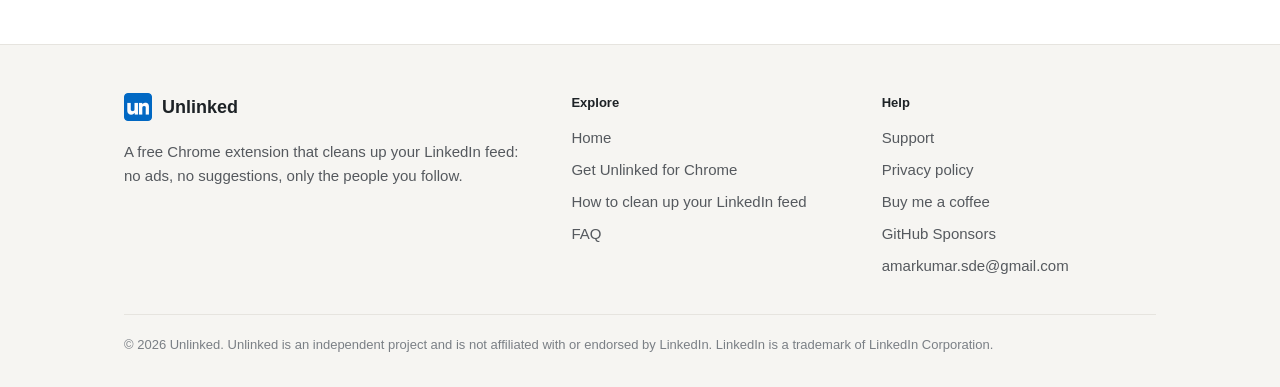
<file: privacy/index.html>
<!doctype html>
<html lang="en">
<head>
<meta charset="utf-8">
<meta name="viewport" content="width=device-width,initial-scale=1">
<title>Privacy Policy | Unlinked</title>
<meta name="description" content="Unlinked collects no data. Read how the Chrome extension and this website handle your information.">
<meta name="robots" content="index,follow,max-image-preview:large,max-snippet:-1">
<link rel="canonical" href="https://unlinked.store/privacy/">
<meta name="color-scheme" content="light">
<meta name="theme-color" content="#ffffff">
<link rel="icon" href="/favicon.ico" sizes="48x48">
<link rel="icon" type="image/png" sizes="192x192" href="/icon-192.png">
<link rel="apple-touch-icon" href="/apple-touch-icon.png">
<meta name="application-name" content="Unlinked">
<meta name="apple-mobile-web-app-title" content="Unlinked">
<meta property="og:type" content="website">
<meta property="og:site_name" content="Unlinked">
<meta property="og:locale" content="en_US">
<meta property="og:title" content="Privacy Policy | Unlinked">
<meta property="og:description" content="Unlinked collects no data. Read how the Chrome extension and this website handle your information.">
<meta property="og:url" content="https://unlinked.store/privacy/">
<meta property="og:image" content="https://unlinked.store/assets/og-image.jpg">
<meta property="og:image:width" content="1200">
<meta property="og:image:height" content="630">
<meta property="og:image:alt" content="The Unlinked popup next to the headline: See only the people you follow on LinkedIn.">
<meta name="twitter:card" content="summary_large_image">
<meta name="twitter:title" content="Privacy Policy | Unlinked">
<meta name="twitter:description" content="Unlinked collects no data. Read how the Chrome extension and this website handle your information.">
<meta name="twitter:image" content="https://unlinked.store/assets/og-image.jpg">
<meta name="twitter:image:alt" content="The Unlinked popup next to the headline: See only the people you follow on LinkedIn.">
<link rel="stylesheet" href="/assets/site.css?v=6">
<script type="application/ld+json">{"@context":"https://schema.org","@graph":[{"@type":"BreadcrumbList","itemListElement":[{"@type":"ListItem","position":1,"name":"Home","item":"https://unlinked.store/"},{"@type":"ListItem","position":2,"name":"Privacy policy","item":"https://unlinked.store/privacy/"}]}]}</script>
</head>
<body>
<a class="skip" href="#main">Skip to content</a>
<header class="site-header">
<div class="wrap">
<a class="brand" href="/"><img src="/assets/icon-48.png" width="32" height="32" alt="">Unlinked</a>
<button class="menu-btn" type="button" aria-expanded="false" aria-controls="site-nav" aria-label="Menu"><svg class="i-open" width="24" height="24" viewBox="0 0 24 24" fill="none" stroke="currentColor" stroke-width="2" stroke-linecap="round" stroke-linejoin="round" aria-hidden="true" focusable="false"><line x1="3" y1="6" x2="21" y2="6"/><line x1="3" y1="12" x2="21" y2="12"/><line x1="3" y1="18" x2="21" y2="18"/></svg><svg class="i-close" width="24" height="24" viewBox="0 0 24 24" fill="none" stroke="currentColor" stroke-width="2" stroke-linecap="round" stroke-linejoin="round" aria-hidden="true" focusable="false"><line x1="18" y1="6" x2="6" y2="18"/><line x1="6" y1="6" x2="18" y2="18"/></svg></button>
<nav class="nav" id="site-nav" aria-label="Main"><a href="/#hides">What it hides</a><a href="/clean-linkedin-feed/">Guide</a><a href="/#faq">FAQ</a><a href="/support/">Support</a><a href="/store/" class="nav-cta">Install</a></nav>
</div>
</header>
<script>(function(){var h=document.querySelector('.site-header'),b=h.querySelector('.menu-btn');h.classList.add('js');function set(o){h.classList.toggle('open',o);b.setAttribute('aria-expanded',o)}b.addEventListener('click',function(){set(!h.classList.contains('open'))});h.querySelector('.nav').addEventListener('click',function(e){if(e.target.closest('a'))set(false)});document.addEventListener('keydown',function(e){if(e.key==='Escape'&&h.classList.contains('open')){set(false);b.focus()}})})();</script>
<main id="main" class="page">
<div class="wrap">
<article class="prose">
<nav class="crumbs" aria-label="Breadcrumb"><a href="/">Home</a> <span aria-hidden="true">/</span> <span>Privacy policy</span></nav>
<h1>Privacy Policy</h1>
<p class="meta">Last updated: October 30, 2026</p>

<h2>The short version</h2>
<p>Unlinked does not collect, transmit, sell or share any personal data, browsing history or page content. It has no analytics, no tracking and no servers.</p>

<h2>The Chrome extension</h2>
<p>Unlinked is a Chrome extension that hides unwanted posts in the LinkedIn home feed.</p>
<ul>
<li><b>Where it runs.</b> Only on www.linkedin.com. It reads the feed in your browser to decide which posts to hide, and all of that happens on your device.</li>
<li><b>Permissions.</b> Unlinked asks for the <code>storage</code> permission and access to www.linkedin.com. It needs nothing else.</li>
<li><b>Remote code.</b> None. All of the extension&rsquo;s code is bundled in the package.</li>
<li><b>Third parties.</b> Unlinked sends no data to any third party.</li>
<li><b>Support buttons.</b> The popup has two buttons, Buy me a coffee and GitHub Sponsors, that open a Buy Me a Coffee or GitHub Sponsors page in a new tab. They are ordinary links: Unlinked sends nothing when you click them, and what you do on those pages is covered by their own privacy policies.</li>
</ul>

<h2>What is stored</h2>
<ul>
<li>Your settings (chosen filter, switches, muted keywords and muted people) are saved with Chrome&rsquo;s storage and synced through your own Chrome sync account, if you have it turned on.</li>
<li>Recently seen author names, used for muted-people suggestions, stay on your device.</li>
</ul>
<p>You can remove all of this by uninstalling the extension or clearing its data.</p>

<h2>This website</h2>
<p>unlinked.store is a static website. It has no cookies, no analytics, no advertising and no forms. It is hosted on GitHub Pages, so GitHub may process technical data such as your IP address when you visit, as described in the <a href="https://docs.github.com/en/site-policy/privacy-policies/github-general-privacy-statement" rel="noopener">GitHub privacy statement</a>.</p>

<h2>Changes</h2>
<p>If this policy changes, the new version will be posted on this page with an updated date.</p>

<h2>Contact</h2>
<p>Questions about privacy: <a href="mailto:amarkumar.sde@gmail.com">amarkumar.sde@gmail.com</a></p>
</article>
</div>
</main>
<footer class="site-footer">
<div class="wrap">
<div class="foot">
<div>
<a class="brand" href="/"><img src="/assets/icon-48.png" width="32" height="32" alt="">Unlinked</a>
<p class="foot-about">A free Chrome extension that cleans up your LinkedIn feed: no ads, no suggestions, only the people you follow.</p>
</div>
<div>
<h4>Explore</h4>
<ul>
<li><a href="/">Home</a></li>
<li><a href="/store/">Get Unlinked for Chrome</a></li>
<li><a href="/clean-linkedin-feed/">How to clean up your LinkedIn feed</a></li>
<li><a href="/#faq">FAQ</a></li>
</ul>
</div>
<div>
<h4>Help</h4>
<ul>
<li><a href="/support/">Support</a></li>
<li><a href="/privacy/">Privacy policy</a></li>
<li><a href="https://buymeacoffee.com/amarxkumar" rel="noopener">Buy me a coffee</a></li>
<li><a href="https://github.com/sponsors/amarkum" rel="noopener">GitHub Sponsors</a></li>
<li><a href="mailto:amarkumar.sde@gmail.com">amarkumar.sde@gmail.com</a></li>
</ul>
</div>
</div>
<p class="legal">&copy; 2026 Unlinked. Unlinked is an independent project and is not affiliated with or endorsed by LinkedIn. LinkedIn is a trademark of LinkedIn Corporation.</p>
</div>
</footer>
</body>
</html>
</file>
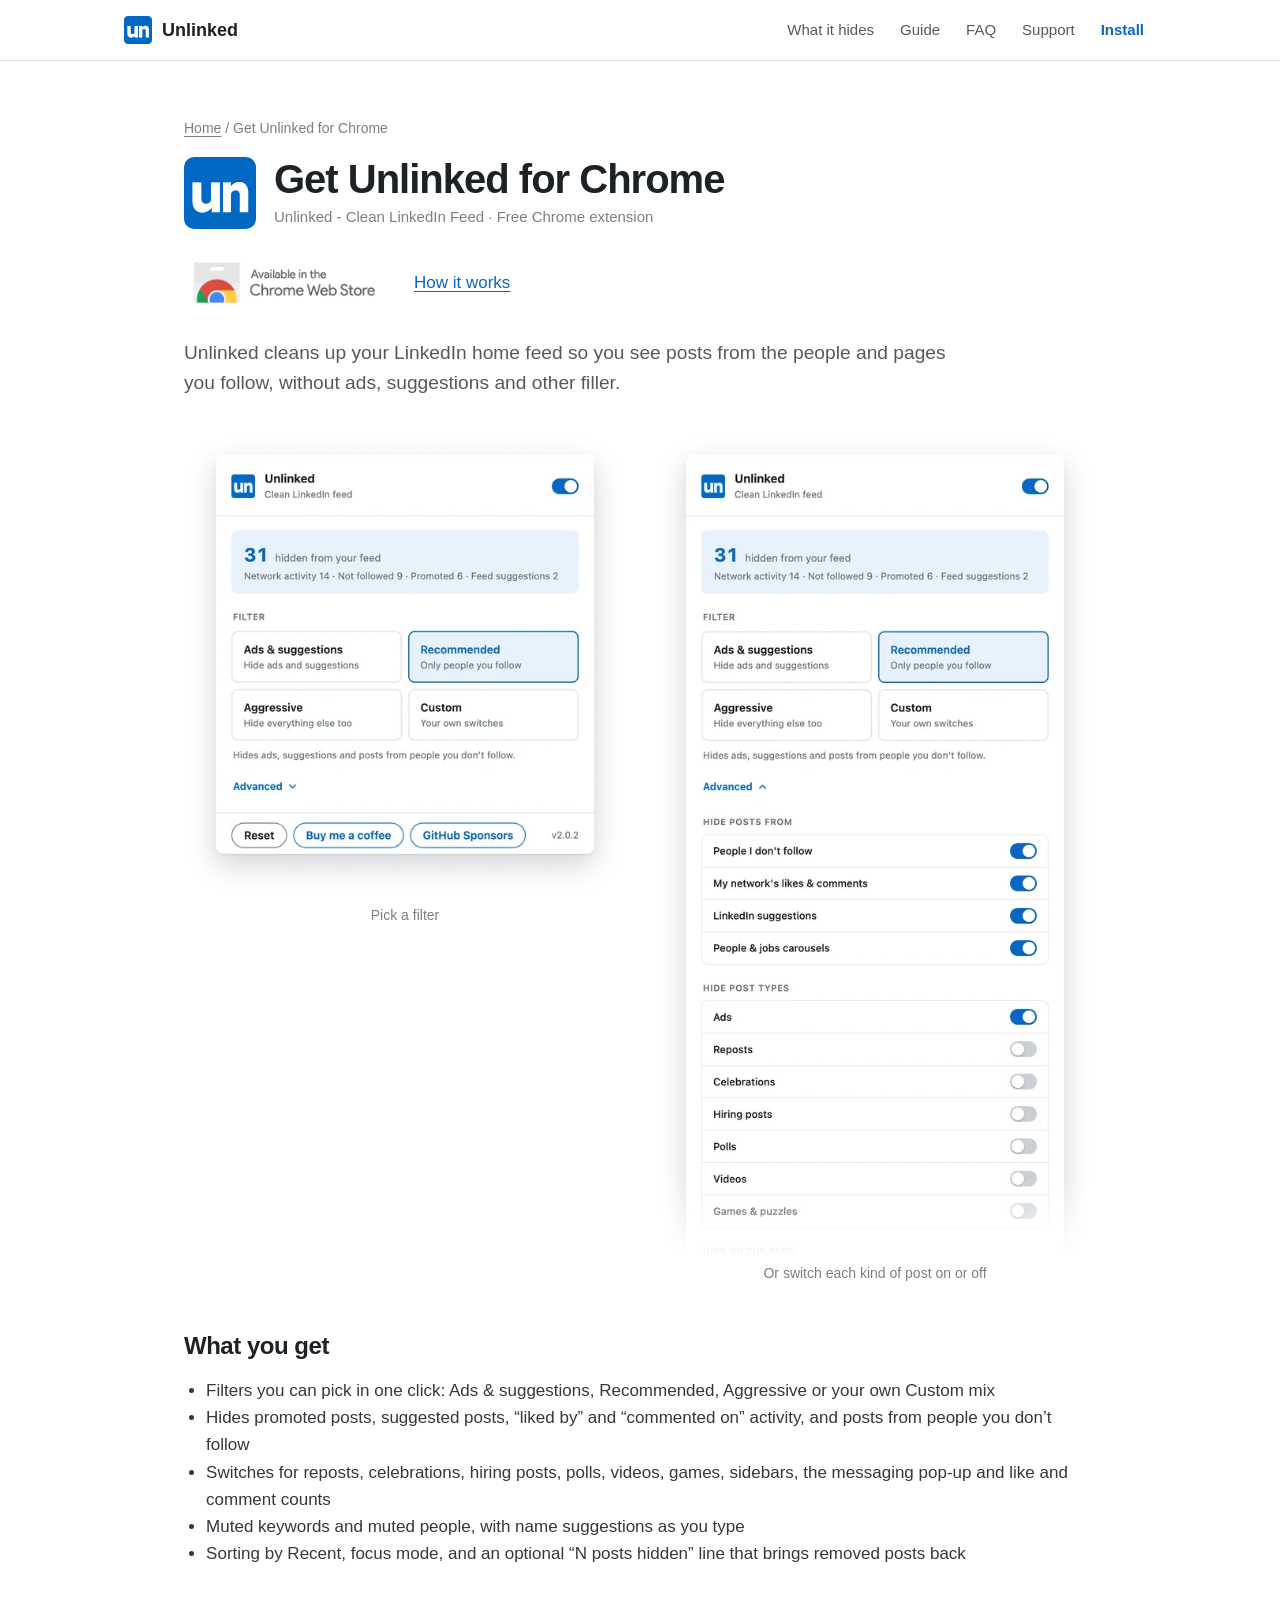
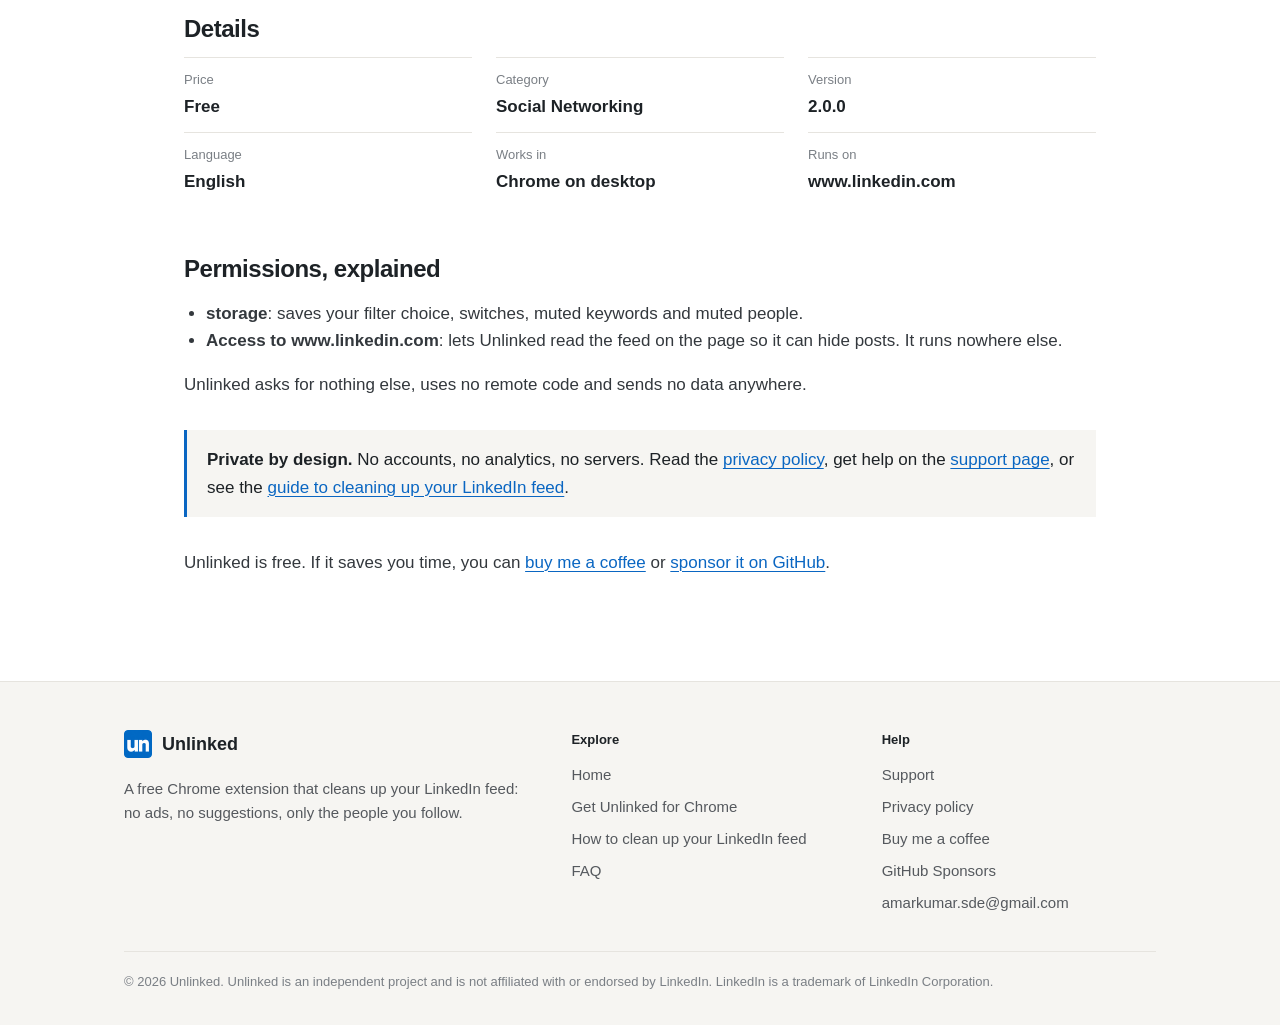
<file: store/index.html>
<!doctype html>
<html lang="en">
<head>
<meta charset="utf-8">
<meta name="viewport" content="width=device-width,initial-scale=1">
<title>Get Unlinked for Chrome | Clean LinkedIn Feed Extension</title>
<meta name="description" content="Get Unlinked, the free Chrome extension that hides ads, suggested posts and filler from your LinkedIn feed. Screenshots, permissions and privacy details.">
<meta name="robots" content="index,follow,max-image-preview:large,max-snippet:-1">
<link rel="canonical" href="https://unlinked.store/store/">
<meta name="color-scheme" content="light">
<meta name="theme-color" content="#ffffff">
<link rel="icon" href="/favicon.ico" sizes="48x48">
<link rel="icon" type="image/png" sizes="192x192" href="/icon-192.png">
<link rel="apple-touch-icon" href="/apple-touch-icon.png">
<meta name="application-name" content="Unlinked">
<meta name="apple-mobile-web-app-title" content="Unlinked">
<meta property="og:type" content="website">
<meta property="og:site_name" content="Unlinked">
<meta property="og:locale" content="en_US">
<meta property="og:title" content="Get Unlinked for Chrome | Clean LinkedIn Feed Extension">
<meta property="og:description" content="Get Unlinked, the free Chrome extension that hides ads, suggested posts and filler from your LinkedIn feed. Screenshots, permissions and privacy details.">
<meta property="og:url" content="https://unlinked.store/store/">
<meta property="og:image" content="https://unlinked.store/assets/og-image.jpg">
<meta property="og:image:width" content="1200">
<meta property="og:image:height" content="630">
<meta property="og:image:alt" content="The Unlinked popup next to the headline: See only the people you follow on LinkedIn.">
<meta name="twitter:card" content="summary_large_image">
<meta name="twitter:title" content="Get Unlinked for Chrome | Clean LinkedIn Feed Extension">
<meta name="twitter:description" content="Get Unlinked, the free Chrome extension that hides ads, suggested posts and filler from your LinkedIn feed. Screenshots, permissions and privacy details.">
<meta name="twitter:image" content="https://unlinked.store/assets/og-image.jpg">
<meta name="twitter:image:alt" content="The Unlinked popup next to the headline: See only the people you follow on LinkedIn.">
<link rel="stylesheet" href="/assets/site.css?v=6">
<script type="application/ld+json">{"@context":"https://schema.org","@graph":[{"@type":"SoftwareApplication","@id":"https://unlinked.store/#app","name":"Unlinked - Clean LinkedIn Feed","url":"https://unlinked.store/store/","applicationCategory":"BrowserApplication","operatingSystem":"Chrome","softwareVersion":"2.0.0","description":"Clean up your LinkedIn feed: see posts from people you follow, without promoted, suggested and other noise.","image":"https://unlinked.store/assets/og-image.jpg","screenshot":["https://unlinked.store/assets/popup-1120.webp","https://unlinked.store/assets/popup-advanced-1120.webp"],"isAccessibleForFree":true,"offers":{"@type":"Offer","price":"0","priceCurrency":"USD"},"installUrl":"https://chromewebstore.google.com/detail/unlinked-clean-linkedin-f/mgeelmoeppnfccegklclehplkkicmcca","downloadUrl":"https://chromewebstore.google.com/detail/unlinked-clean-linkedin-f/mgeelmoeppnfccegklclehplkkicmcca","sameAs":["https://chromewebstore.google.com/detail/unlinked-clean-linkedin-f/mgeelmoeppnfccegklclehplkkicmcca"]},{"@type":"BreadcrumbList","itemListElement":[{"@type":"ListItem","position":1,"name":"Home","item":"https://unlinked.store/"},{"@type":"ListItem","position":2,"name":"Get Unlinked for Chrome","item":"https://unlinked.store/store/"}]}]}</script>
</head>
<body>
<a class="skip" href="#main">Skip to content</a>
<header class="site-header">
<div class="wrap">
<a class="brand" href="/"><img src="/assets/icon-48.png" width="32" height="32" alt="">Unlinked</a>
<button class="menu-btn" type="button" aria-expanded="false" aria-controls="site-nav" aria-label="Menu"><svg class="i-open" width="24" height="24" viewBox="0 0 24 24" fill="none" stroke="currentColor" stroke-width="2" stroke-linecap="round" stroke-linejoin="round" aria-hidden="true" focusable="false"><line x1="3" y1="6" x2="21" y2="6"/><line x1="3" y1="12" x2="21" y2="12"/><line x1="3" y1="18" x2="21" y2="18"/></svg><svg class="i-close" width="24" height="24" viewBox="0 0 24 24" fill="none" stroke="currentColor" stroke-width="2" stroke-linecap="round" stroke-linejoin="round" aria-hidden="true" focusable="false"><line x1="18" y1="6" x2="6" y2="18"/><line x1="6" y1="6" x2="18" y2="18"/></svg></button>
<nav class="nav" id="site-nav" aria-label="Main"><a href="/#hides">What it hides</a><a href="/clean-linkedin-feed/">Guide</a><a href="/#faq">FAQ</a><a href="/support/">Support</a><a href="/store/" class="nav-cta" aria-current="page">Install</a></nav>
</div>
</header>
<script>(function(){var h=document.querySelector('.site-header'),b=h.querySelector('.menu-btn');h.classList.add('js');function set(o){h.classList.toggle('open',o);b.setAttribute('aria-expanded',o)}b.addEventListener('click',function(){set(!h.classList.contains('open'))});h.querySelector('.nav').addEventListener('click',function(e){if(e.target.closest('a'))set(false)});document.addEventListener('keydown',function(e){if(e.key==='Escape'&&h.classList.contains('open')){set(false);b.focus()}})})();</script>
<main id="main" class="page">
<div class="wrap wide">
<nav class="crumbs" aria-label="Breadcrumb"><a href="/">Home</a> <span aria-hidden="true">/</span> <span>Get Unlinked for Chrome</span></nav>
<div class="store-head">
<img src="/assets/icon-128.png" width="72" height="72" alt="Unlinked icon">
<div>
<h1>Get Unlinked for Chrome</h1>
<p class="meta">Unlinked - Clean LinkedIn Feed &middot; Free Chrome extension</p>
</div>
</div>
<div class="cta"><a class="store-badge" href="https://chromewebstore.google.com/detail/unlinked-clean-linkedin-f/mgeelmoeppnfccegklclehplkkicmcca" rel="noopener"><img src="/assets/chrome-web-store.png" width="206" height="62" alt="Available in the Chrome Web Store"></a><a href="/clean-linkedin-feed/">How it works</a></div>
<p class="lead">Unlinked cleans up your LinkedIn home feed so you see posts from the people and pages you follow, without ads, suggestions and other filler.</p>

<div class="gallery">
<figure><img src="/assets/popup-560.webp" srcset="/assets/popup-560.webp 560w, /assets/popup-1120.webp 1120w" sizes="(max-width: 620px) 92vw, 440px" width="560" height="587" alt="The Unlinked popup: 31 posts hidden and four filters, with Recommended selected" loading="lazy"><figcaption>Pick a filter</figcaption></figure>
<figure><img src="/assets/popup-advanced-560.webp" srcset="/assets/popup-advanced-560.webp 560w, /assets/popup-advanced-1120.webp 1120w" sizes="(max-width: 620px) 92vw, 440px" width="560" height="1040" alt="Unlinked&#x27;s advanced settings, with a switch for each kind of post and page element" loading="lazy"><figcaption>Or switch each kind of post on or off</figcaption></figure>
</div>

<h2>What you get</h2>
<ul>
<li>Filters you can pick in one click: Ads &amp; suggestions, Recommended, Aggressive or your own Custom mix</li>
<li>Hides promoted posts, suggested posts, &ldquo;liked by&rdquo; and &ldquo;commented on&rdquo; activity, and posts from people you don&rsquo;t follow</li>
<li>Switches for reposts, celebrations, hiring posts, polls, videos, games, sidebars, the messaging pop-up and like and comment counts</li>
<li>Muted keywords and muted people, with name suggestions as you type</li>
<li>Sorting by Recent, focus mode, and an optional &ldquo;N posts hidden&rdquo; line that brings removed posts back</li>
</ul>

<h2>Details</h2>
<dl class="facts">
<div><dt>Price</dt><dd>Free</dd></div>
<div><dt>Category</dt><dd>Social Networking</dd></div>
<div><dt>Version</dt><dd>2.0.0</dd></div>
<div><dt>Language</dt><dd>English</dd></div>
<div><dt>Works in</dt><dd>Chrome on desktop</dd></div>
<div><dt>Runs on</dt><dd>www.linkedin.com</dd></div>
</dl>

<h2>Permissions, explained</h2>
<ul>
<li><b>storage</b>: saves your filter choice, switches, muted keywords and muted people.</li>
<li><b>Access to www.linkedin.com</b>: lets Unlinked read the feed on the page so it can hide posts. It runs nowhere else.</li>
</ul>
<p>Unlinked asks for nothing else, uses no remote code and sends no data anywhere.</p>

<div class="callout">
<b>Private by design.</b> No accounts, no analytics, no servers. Read the <a href="/privacy/">privacy policy</a>, get help on the <a href="/support/">support page</a>, or see the <a href="/clean-linkedin-feed/">guide to cleaning up your LinkedIn feed</a>.
</div>
<p>Unlinked is free. If it saves you time, you can <a href="https://buymeacoffee.com/amarxkumar" rel="noopener">buy me a coffee</a> or <a href="https://github.com/sponsors/amarkum" rel="noopener">sponsor it on GitHub</a>.</p>
</div>
</main>
<footer class="site-footer">
<div class="wrap">
<div class="foot">
<div>
<a class="brand" href="/"><img src="/assets/icon-48.png" width="32" height="32" alt="">Unlinked</a>
<p class="foot-about">A free Chrome extension that cleans up your LinkedIn feed: no ads, no suggestions, only the people you follow.</p>
</div>
<div>
<h4>Explore</h4>
<ul>
<li><a href="/">Home</a></li>
<li><a href="/store/">Get Unlinked for Chrome</a></li>
<li><a href="/clean-linkedin-feed/">How to clean up your LinkedIn feed</a></li>
<li><a href="/#faq">FAQ</a></li>
</ul>
</div>
<div>
<h4>Help</h4>
<ul>
<li><a href="/support/">Support</a></li>
<li><a href="/privacy/">Privacy policy</a></li>
<li><a href="https://buymeacoffee.com/amarxkumar" rel="noopener">Buy me a coffee</a></li>
<li><a href="https://github.com/sponsors/amarkum" rel="noopener">GitHub Sponsors</a></li>
<li><a href="mailto:amarkumar.sde@gmail.com">amarkumar.sde@gmail.com</a></li>
</ul>
</div>
</div>
<p class="legal">&copy; 2026 Unlinked. Unlinked is an independent project and is not affiliated with or endorsed by LinkedIn. LinkedIn is a trademark of LinkedIn Corporation.</p>
</div>
</footer>
</body>
</html>
</file>
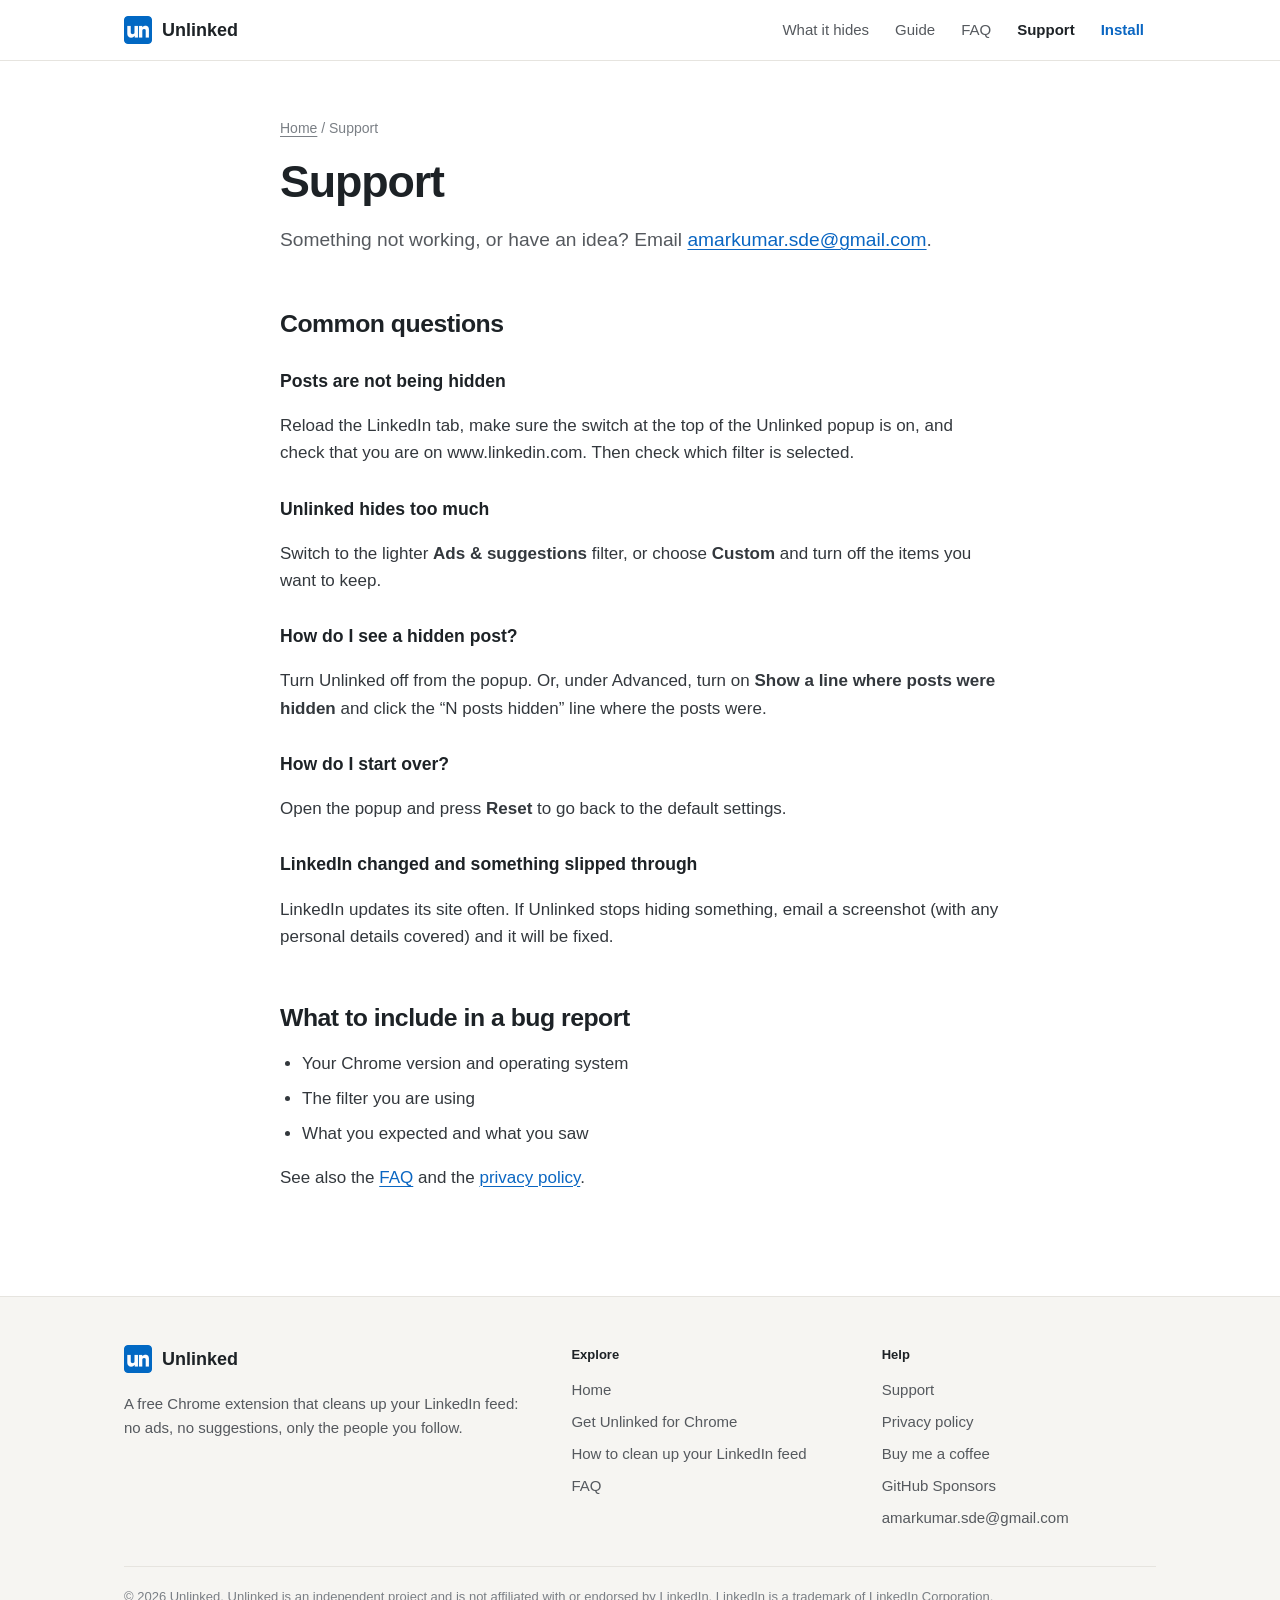
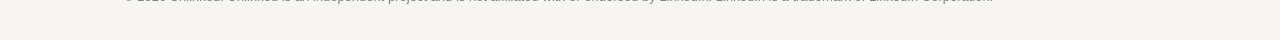
<file: support/index.html>
<!doctype html>
<html lang="en">
<head>
<meta charset="utf-8">
<meta name="viewport" content="width=device-width,initial-scale=1">
<title>Support &amp; Help | Unlinked</title>
<meta name="description" content="Get help with Unlinked, the Chrome extension that cleans up your LinkedIn feed. Troubleshooting tips and contact details.">
<meta name="robots" content="index,follow,max-image-preview:large,max-snippet:-1">
<link rel="canonical" href="https://unlinked.store/support/">
<meta name="color-scheme" content="light">
<meta name="theme-color" content="#ffffff">
<link rel="icon" href="/favicon.ico" sizes="48x48">
<link rel="icon" type="image/png" sizes="192x192" href="/icon-192.png">
<link rel="apple-touch-icon" href="/apple-touch-icon.png">
<meta name="application-name" content="Unlinked">
<meta name="apple-mobile-web-app-title" content="Unlinked">
<meta property="og:type" content="website">
<meta property="og:site_name" content="Unlinked">
<meta property="og:locale" content="en_US">
<meta property="og:title" content="Support &amp; Help | Unlinked">
<meta property="og:description" content="Get help with Unlinked, the Chrome extension that cleans up your LinkedIn feed. Troubleshooting tips and contact details.">
<meta property="og:url" content="https://unlinked.store/support/">
<meta property="og:image" content="https://unlinked.store/assets/og-image.jpg">
<meta property="og:image:width" content="1200">
<meta property="og:image:height" content="630">
<meta property="og:image:alt" content="The Unlinked popup next to the headline: See only the people you follow on LinkedIn.">
<meta name="twitter:card" content="summary_large_image">
<meta name="twitter:title" content="Support &amp; Help | Unlinked">
<meta name="twitter:description" content="Get help with Unlinked, the Chrome extension that cleans up your LinkedIn feed. Troubleshooting tips and contact details.">
<meta name="twitter:image" content="https://unlinked.store/assets/og-image.jpg">
<meta name="twitter:image:alt" content="The Unlinked popup next to the headline: See only the people you follow on LinkedIn.">
<link rel="stylesheet" href="/assets/site.css?v=6">
<script type="application/ld+json">{"@context":"https://schema.org","@graph":[{"@type":"BreadcrumbList","itemListElement":[{"@type":"ListItem","position":1,"name":"Home","item":"https://unlinked.store/"},{"@type":"ListItem","position":2,"name":"Support","item":"https://unlinked.store/support/"}]}]}</script>
</head>
<body>
<a class="skip" href="#main">Skip to content</a>
<header class="site-header">
<div class="wrap">
<a class="brand" href="/"><img src="/assets/icon-48.png" width="32" height="32" alt="">Unlinked</a>
<button class="menu-btn" type="button" aria-expanded="false" aria-controls="site-nav" aria-label="Menu"><svg class="i-open" width="24" height="24" viewBox="0 0 24 24" fill="none" stroke="currentColor" stroke-width="2" stroke-linecap="round" stroke-linejoin="round" aria-hidden="true" focusable="false"><line x1="3" y1="6" x2="21" y2="6"/><line x1="3" y1="12" x2="21" y2="12"/><line x1="3" y1="18" x2="21" y2="18"/></svg><svg class="i-close" width="24" height="24" viewBox="0 0 24 24" fill="none" stroke="currentColor" stroke-width="2" stroke-linecap="round" stroke-linejoin="round" aria-hidden="true" focusable="false"><line x1="18" y1="6" x2="6" y2="18"/><line x1="6" y1="6" x2="18" y2="18"/></svg></button>
<nav class="nav" id="site-nav" aria-label="Main"><a href="/#hides">What it hides</a><a href="/clean-linkedin-feed/">Guide</a><a href="/#faq">FAQ</a><a href="/support/" aria-current="page">Support</a><a href="/store/" class="nav-cta">Install</a></nav>
</div>
</header>
<script>(function(){var h=document.querySelector('.site-header'),b=h.querySelector('.menu-btn');h.classList.add('js');function set(o){h.classList.toggle('open',o);b.setAttribute('aria-expanded',o)}b.addEventListener('click',function(){set(!h.classList.contains('open'))});h.querySelector('.nav').addEventListener('click',function(e){if(e.target.closest('a'))set(false)});document.addEventListener('keydown',function(e){if(e.key==='Escape'&&h.classList.contains('open')){set(false);b.focus()}})})();</script>
<main id="main" class="page">
<div class="wrap">
<article class="prose">
<nav class="crumbs" aria-label="Breadcrumb"><a href="/">Home</a> <span aria-hidden="true">/</span> <span>Support</span></nav>
<h1>Support</h1>
<p class="lead">Something not working, or have an idea? Email <a href="mailto:amarkumar.sde@gmail.com">amarkumar.sde@gmail.com</a>.</p>

<h2>Common questions</h2>
<h3>Posts are not being hidden</h3>
<p>Reload the LinkedIn tab, make sure the switch at the top of the Unlinked popup is on, and check that you are on www.linkedin.com. Then check which filter is selected.</p>
<h3>Unlinked hides too much</h3>
<p>Switch to the lighter <b>Ads &amp; suggestions</b> filter, or choose <b>Custom</b> and turn off the items you want to keep.</p>
<h3>How do I see a hidden post?</h3>
<p>Turn Unlinked off from the popup. Or, under Advanced, turn on <b>Show a line where posts were hidden</b> and click the &ldquo;N posts hidden&rdquo; line where the posts were.</p>
<h3>How do I start over?</h3>
<p>Open the popup and press <b>Reset</b> to go back to the default settings.</p>
<h3>LinkedIn changed and something slipped through</h3>
<p>LinkedIn updates its site often. If Unlinked stops hiding something, email a screenshot (with any personal details covered) and it will be fixed.</p>

<h2>What to include in a bug report</h2>
<ul>
<li>Your Chrome version and operating system</li>
<li>The filter you are using</li>
<li>What you expected and what you saw</li>
</ul>

<p>See also the <a href="/#faq">FAQ</a> and the <a href="/privacy/">privacy policy</a>.</p>
</article>
</div>
</main>
<footer class="site-footer">
<div class="wrap">
<div class="foot">
<div>
<a class="brand" href="/"><img src="/assets/icon-48.png" width="32" height="32" alt="">Unlinked</a>
<p class="foot-about">A free Chrome extension that cleans up your LinkedIn feed: no ads, no suggestions, only the people you follow.</p>
</div>
<div>
<h4>Explore</h4>
<ul>
<li><a href="/">Home</a></li>
<li><a href="/store/">Get Unlinked for Chrome</a></li>
<li><a href="/clean-linkedin-feed/">How to clean up your LinkedIn feed</a></li>
<li><a href="/#faq">FAQ</a></li>
</ul>
</div>
<div>
<h4>Help</h4>
<ul>
<li><a href="/support/">Support</a></li>
<li><a href="/privacy/">Privacy policy</a></li>
<li><a href="https://buymeacoffee.com/amarxkumar" rel="noopener">Buy me a coffee</a></li>
<li><a href="https://github.com/sponsors/amarkum" rel="noopener">GitHub Sponsors</a></li>
<li><a href="mailto:amarkumar.sde@gmail.com">amarkumar.sde@gmail.com</a></li>
</ul>
</div>
</div>
<p class="legal">&copy; 2026 Unlinked. Unlinked is an independent project and is not affiliated with or endorsed by LinkedIn. LinkedIn is a trademark of LinkedIn Corporation.</p>
</div>
</footer>
</body>
</html>
</file>
<file: assets/site.css>
:root{
  color-scheme:light;
  --bg:#fff;--soft:#f6f5f2;
  --ink:#1d2226;--ink2:#55595e;--ink3:#7a7f85;
  --line:#e6e4df;
  --brand:#0a66c2;--brand-d:#004182;--brand-soft:#eaf2fb;
  --max:1080px;
}
*{box-sizing:border-box}
html{scroll-behavior:smooth;-webkit-text-size-adjust:100%}
body{margin:0;background:var(--bg);color:var(--ink);font:17px/1.6 -apple-system,BlinkMacSystemFont,"Segoe UI",Roboto,"Helvetica Neue",Arial,sans-serif;-webkit-font-smoothing:antialiased}
img{max-width:100%;height:auto;display:block}
a{color:var(--brand);text-underline-offset:3px;text-decoration-thickness:1px}
a:hover{color:var(--brand-d)}
code{background:var(--soft);border:1px solid var(--line);border-radius:5px;padding:1px 6px;font-size:.92em}
:focus-visible{outline:3px solid #7fb3ec;outline-offset:2px;border-radius:4px}
.wrap{max-width:var(--max);margin:0 auto;padding:0 24px}
.skip{position:absolute;left:-999px;top:8px;background:#fff;padding:8px 14px;border:1px solid var(--line);border-radius:6px;z-index:100}
.skip:focus{left:8px}
h1,h2,h3{text-wrap:balance;color:var(--ink)}
h1{font-size:clamp(2.2rem,5vw,3.4rem);line-height:1.08;letter-spacing:-.025em;margin:0 0 18px;font-weight:700}
h2{font-size:clamp(1.6rem,3vw,2.2rem);line-height:1.15;letter-spacing:-.02em;margin:0 0 12px;font-weight:700}

/* header */
.site-header{position:sticky;top:0;z-index:50;background:rgba(255,255,255,.94);-webkit-backdrop-filter:blur(10px);backdrop-filter:blur(10px);border-bottom:1px solid var(--line)}
.site-header .wrap{display:flex;align-items:center;gap:24px;min-height:60px;flex-wrap:wrap}
.brand{display:inline-flex;align-items:center;gap:10px;font-weight:700;font-size:18px;color:var(--ink);text-decoration:none}
.brand:hover{color:var(--ink)}
.brand img{width:28px;height:28px;border-radius:4px}
.nav{display:flex;gap:2px;margin-left:auto;flex-wrap:wrap}
.nav a{padding:8px 12px;border-radius:6px;color:var(--ink2);text-decoration:none;font-size:15px}
.nav a:hover{color:var(--ink);background:var(--soft)}
.nav a[aria-current=page]{color:var(--ink);font-weight:600}
.nav a.nav-cta{color:var(--brand);font-weight:600}
.menu-btn{display:none}

/* hero */
.hero{padding:72px 0}
.hero-grid{display:grid;grid-template-columns:1.1fr .9fr;gap:56px;align-items:center}
.hero-copy{max-width:620px}
.lede{font-size:1.2rem;color:var(--ink2);margin:0 0 28px;max-width:36em}
.cta{display:flex;align-items:center;gap:12px 24px;flex-wrap:wrap}
.store-badge{display:inline-block;line-height:0;border-radius:8px}
.store-badge img{width:206px}
.store-badge:hover{opacity:.88}
.soon{display:inline-block;padding:10px 16px;border:1px solid var(--line);border-radius:8px;color:var(--ink2);font-weight:600}
.fine{margin:18px 0 0;color:var(--ink3);font-size:15px}
.hero-shot img{width:100%;max-width:460px;margin:0 auto}

/* sections */
section{padding:88px 0}
section + section{border-top:1px solid var(--line)}
.sec-head{max-width:640px;margin:0 0 40px}
.sec-head p,.sub{color:var(--ink2);font-size:1.1rem;margin:0}

/* what it hides */
.hides{display:grid;grid-template-columns:1fr 1fr;gap:0 48px;margin:0}
.hides div{border-top:1px solid var(--line);padding:18px 0}
.hides dt{font-weight:600}
.hides dd{margin:4px 0 0;color:var(--ink2)}

/* split sections */
.split{display:grid;grid-template-columns:1fr 1fr;gap:56px;align-items:center}
.split.rev .media{order:-1}
.media img{width:100%;max-width:440px;margin:0 auto}
.plain{list-style:none;margin:26px 0 0;padding:0}
.plain li{border-top:1px solid var(--line);padding:12px 0;color:var(--ink2)}
.plain li b{color:var(--ink);font-weight:600}

/* privacy */
.facts-line{display:flex;flex-wrap:wrap;gap:8px 28px;margin:22px 0 0;padding:0;list-style:none;color:var(--ink2)}
.facts-line li::before{content:"";display:inline-block;width:6px;height:6px;border-radius:50%;background:var(--brand);margin-right:10px;vertical-align:2px}

/* faq */
.faq{max-width:760px;border-bottom:1px solid var(--line)}
details{border-top:1px solid var(--line)}
summary{cursor:pointer;list-style:none;padding:18px 0;font-weight:600;display:flex;justify-content:space-between;gap:16px;align-items:center}
summary::-webkit-details-marker{display:none}
summary::after{content:"+";font-size:22px;line-height:1;color:var(--ink3);font-weight:400;flex:none}
details[open] summary::after{content:"\2212"}
details p{margin:0 0 20px;color:var(--ink2);max-width:40em}

/* closing call to action */
.final h2{margin-bottom:8px}
.final p{color:var(--ink2);margin:0 0 24px}

/* article pages */
.page{padding:56px 0 88px}
.prose{max-width:720px;margin:0 auto}
.prose h1{font-size:clamp(2rem,4.2vw,2.8rem);margin-bottom:12px}
.prose h2{font-size:1.55rem;margin:2.2em 0 .6em}
.prose h3{font-size:1.1rem;margin:1.6em 0 .3em}
.prose p,.prose li{color:#33383d}
.prose ul,.prose ol{padding-left:1.3em}
.prose li{margin:.45em 0}
.prose .lead{font-size:1.2rem;color:var(--ink2)}
.prose .meta{color:var(--ink3);font-size:14px;margin:0 0 22px}
.center-text{text-align:center}
.crumbs{font-size:14px;color:var(--ink3);margin-bottom:18px}
.crumbs a{color:var(--ink3)}
.callout{background:var(--soft);border-left:3px solid var(--brand);padding:16px 20px;margin:32px 0}
.fig{margin:28px 0}
.fig img{max-width:400px;width:100%}
.fig figcaption{color:var(--ink3);font-size:14px;margin-top:8px}

/* store page */
.wide{max-width:960px}
.store-head{display:flex;align-items:center;gap:18px;margin:8px 0 22px}
.store-head img{flex:none;width:72px;height:72px;border-radius:10px}
.store-head h1{margin:0 0 4px;font-size:clamp(1.9rem,4vw,2.5rem)}
.store-head .meta{margin:0;color:var(--ink3);font-size:15px}
.wide .lead{font-size:1.2rem;color:var(--ink2);max-width:40em;margin:24px 0 0}
.wide h2{font-size:1.5rem;margin:2em 0 .6em}
.wide p,.wide li{color:#33383d}
.wide ul{padding-left:1.3em}
.gallery{display:grid;grid-template-columns:1fr 1fr;gap:28px;align-items:start;margin:36px 0 0}
.gallery figure{margin:0}
.gallery figcaption{color:var(--ink3);font-size:14px;margin-top:6px;text-align:center}
.facts{display:grid;grid-template-columns:repeat(3,1fr);gap:0 24px;margin:0}
.facts div{border-top:1px solid var(--line);padding:12px 0}
.facts dt{font-size:13px;color:var(--ink3)}
.facts dd{margin:2px 0 0;font-weight:600}

/* footer */
.site-footer{border-top:1px solid var(--line);background:var(--soft);padding:48px 0 32px;color:var(--ink2);font-size:15px}
.foot{display:grid;grid-template-columns:1.5fr 1fr 1fr;gap:36px}
.foot-about{margin:12px 0 0;max-width:30em}
.site-footer h4{margin:0 0 12px;font-size:13px;color:var(--ink)}
.site-footer ul{list-style:none;margin:0;padding:0;display:grid;gap:8px}
.site-footer a{color:var(--ink2);text-decoration:none}
.site-footer a:hover{color:var(--brand)}
.site-footer .brand{color:var(--ink)}
.legal{margin:36px 0 0;padding-top:20px;border-top:1px solid var(--line);font-size:13px;color:var(--ink3)}

@media (max-width:900px){
  .split,.hero-grid{grid-template-columns:1fr;gap:36px}
  .split.rev .media{order:0}
  section{padding:64px 0}
  .hero{padding:52px 0 64px}
  .foot{grid-template-columns:1fr 1fr}
}
@media (max-width:620px){
  .wrap{padding:0 16px}
  .hides,.foot,.gallery{grid-template-columns:1fr}
  .facts{grid-template-columns:1fr 1fr}
  .site-header .wrap{gap:0}
  .nav{margin-left:0;width:100%;flex-wrap:nowrap;overflow-x:auto;padding-bottom:8px}
  .nav a{white-space:nowrap;padding:8px 9px;font-size:14px}
  .nav{scrollbar-width:none}
  .nav::-webkit-scrollbar{display:none}
  .site-header.js .menu-btn{display:grid;place-items:center;margin-left:auto;width:44px;height:44px;padding:0;border:0;border-radius:8px;background:transparent;color:var(--ink);cursor:pointer}
  .site-header.js .menu-btn:hover{background:var(--soft)}
  .menu-btn .i-close,.site-header.open .menu-btn .i-open{display:none}
  .site-header.open .menu-btn .i-close{display:block}
  .site-header.js .nav{display:none;flex-direction:column;gap:2px;overflow:visible;padding:4px 0 16px}
  .site-header.js.open .nav{display:flex}
  .site-header.js .nav a{font-size:16px;padding:12px}
}
@media (prefers-reduced-motion:reduce){html{scroll-behavior:auto}}
</file>
